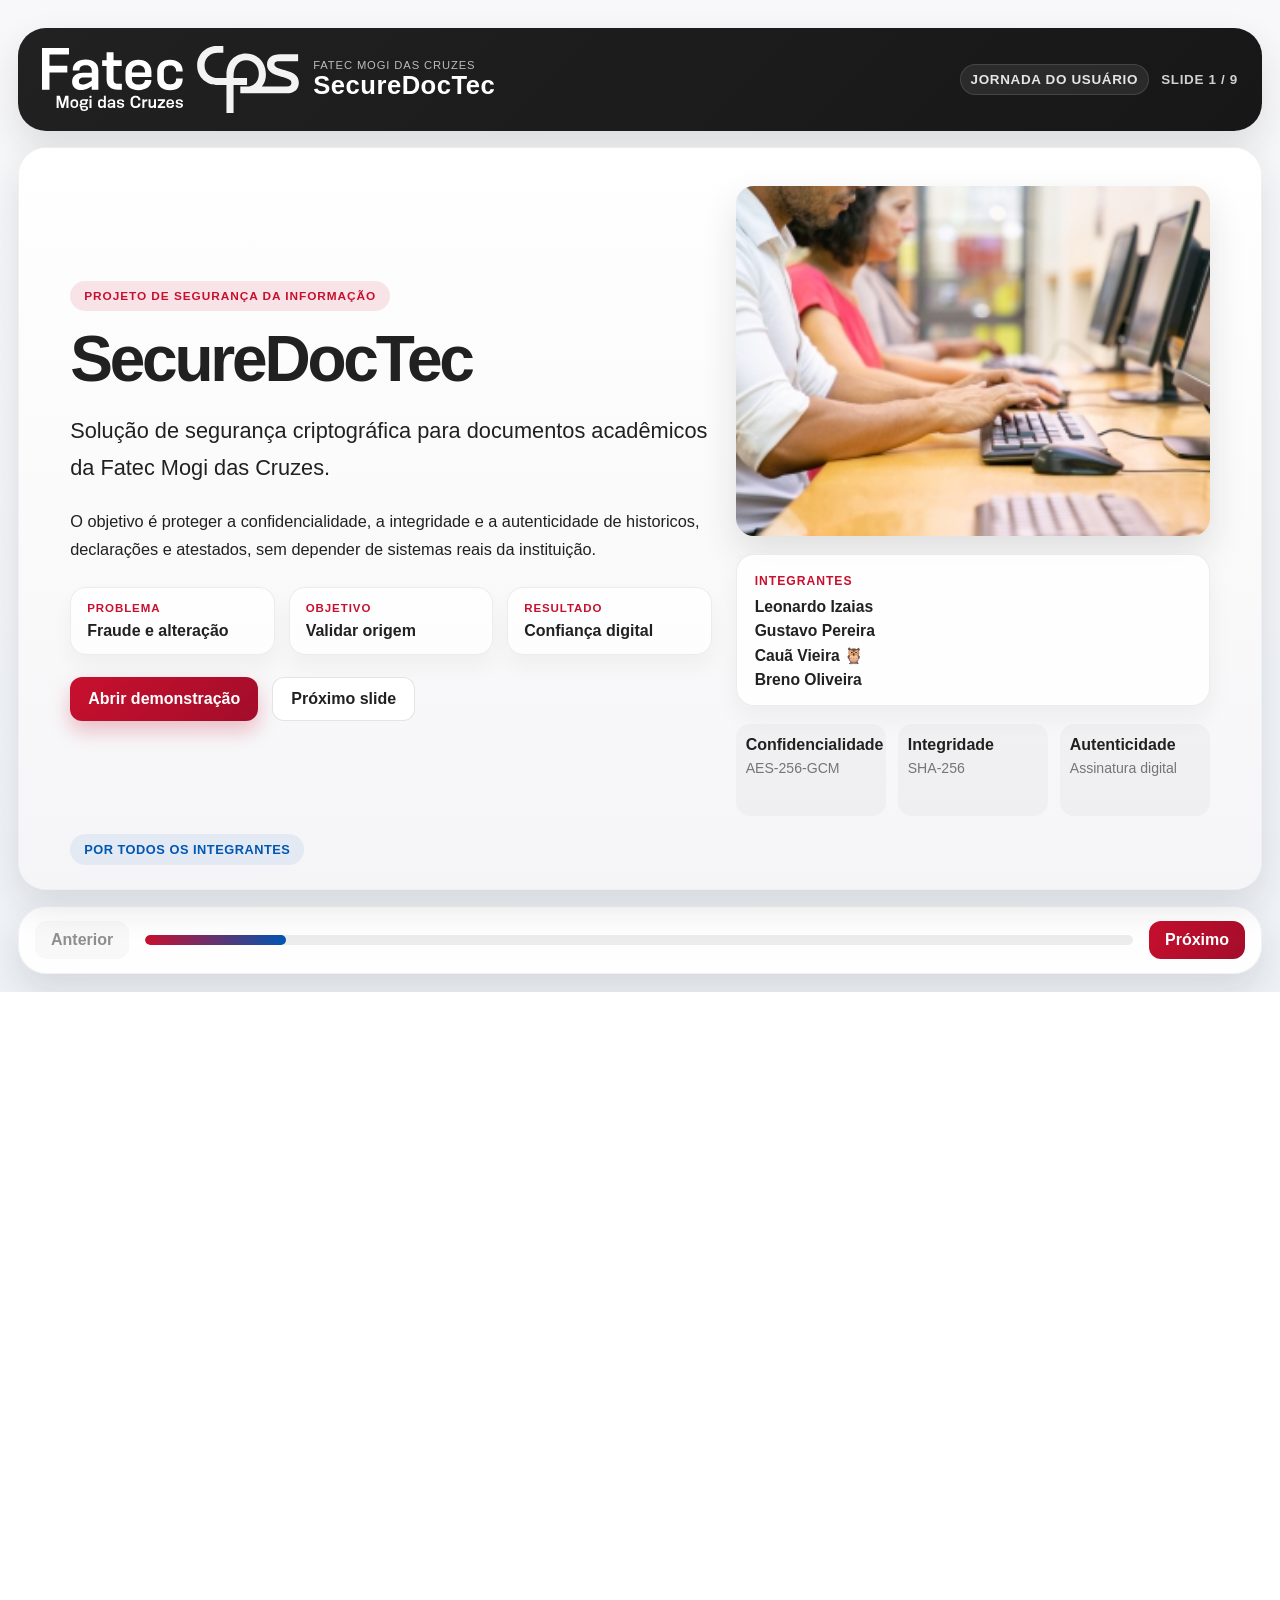
<file: index.html>
<!DOCTYPE html>
<html lang="pt-BR">
  <head>
    <meta charset="UTF-8" />
    <meta http-equiv="refresh" content="0; url=securedoctec/slides/index.html" />
    <meta name="viewport" content="width=device-width, initial-scale=1.0" />
    <title>SecureDocTec</title>
  </head>
  <body>
    <p>
      Redirecionando para o
      <a href="securedoctec/slides/index.html">SecureDocTec</a>...
    </p>
  </body>
</html>
</file>
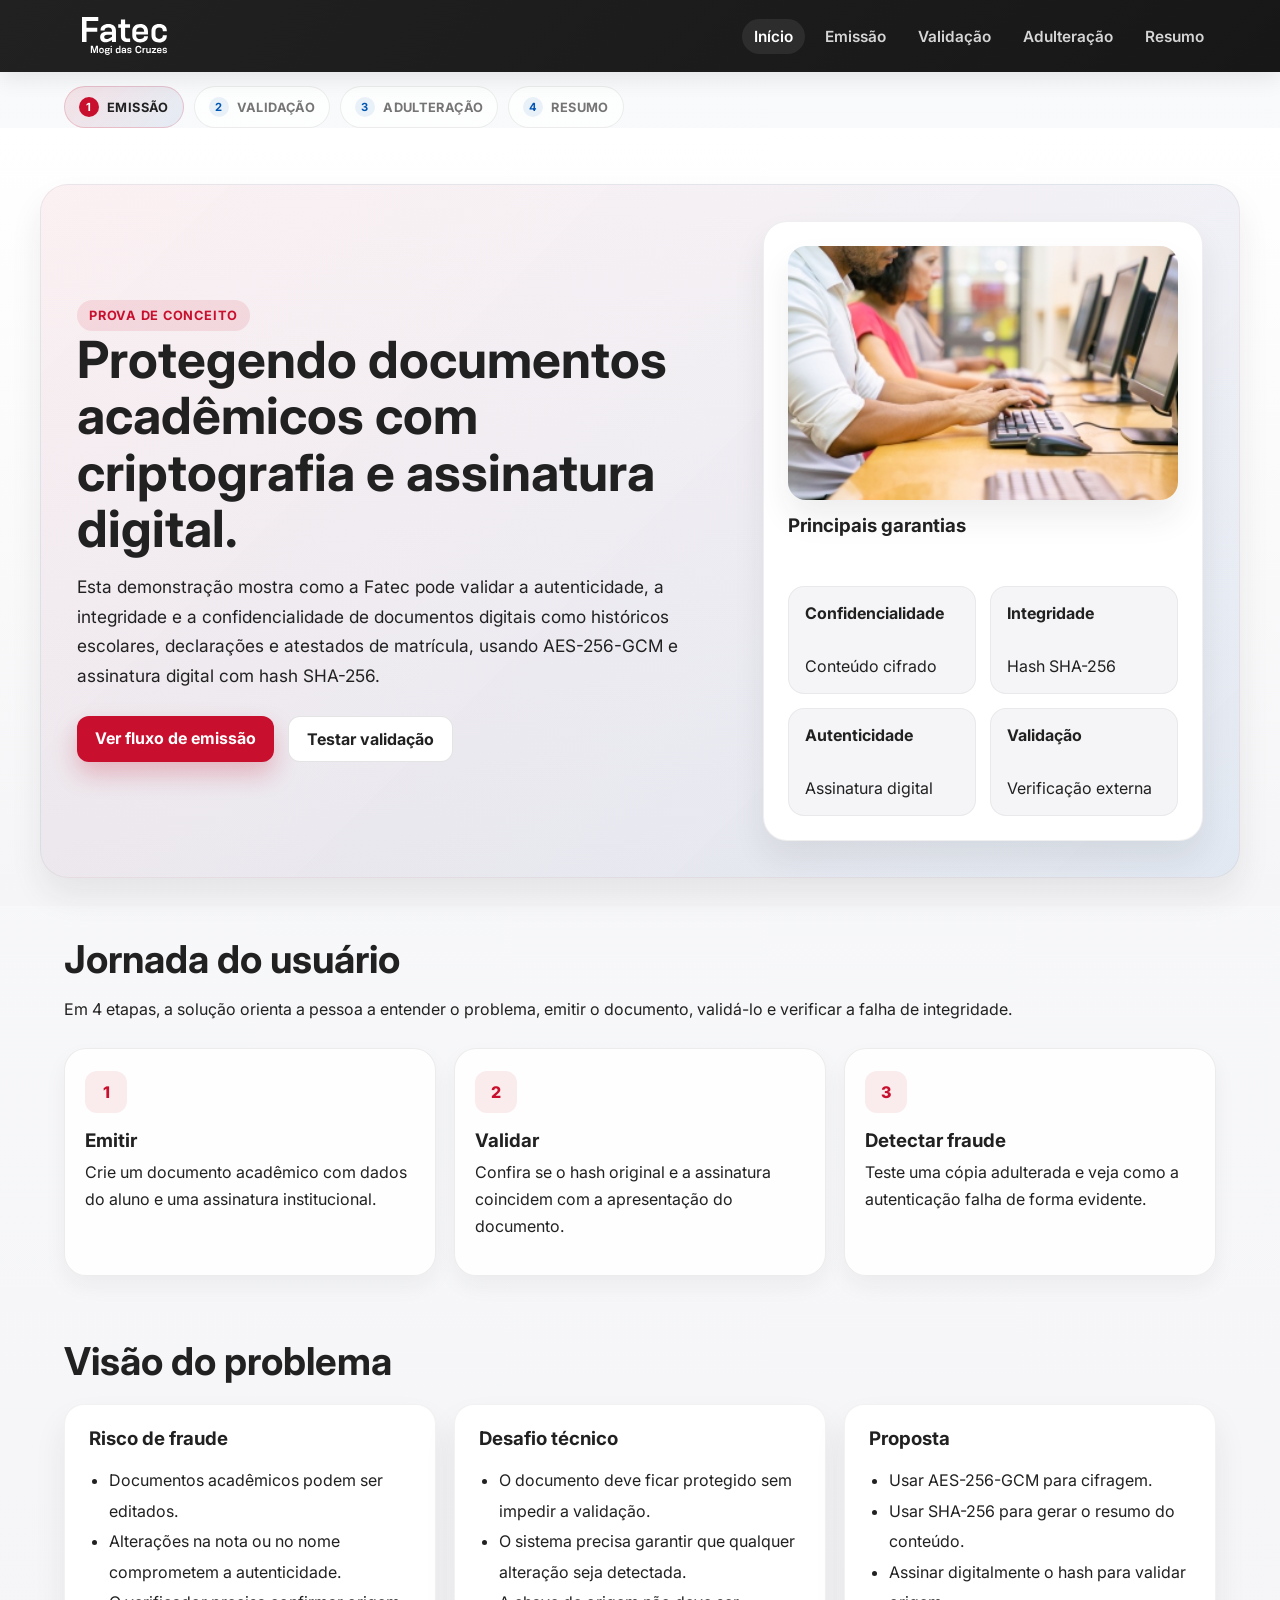
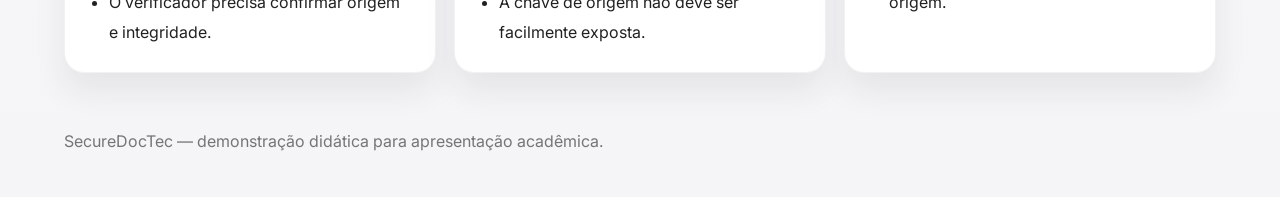
<file: securedoctec/proto/index.html>
<!DOCTYPE html>
<html lang="pt-BR">
  <head>
    <meta charset="UTF-8" />
    <meta name="viewport" content="width=device-width, initial-scale=1.0" />
    <title>SecureDocTec | Demonstração</title>
    <link rel="preconnect" href="https://fonts.googleapis.com" />
    <link rel="preconnect" href="https://fonts.gstatic.com" crossorigin />
    <link href="https://fonts.googleapis.com/css2?family=Inter:wght@400;500;600;700;800&family=JetBrains+Mono:wght@400;500;700&display=swap" rel="stylesheet" />
    <link rel="stylesheet" href="styles.css" />
    <script defer src="app.js"></script>
  </head>
  <body>
    <header class="topbar">
      <div class="container">
        <div class="brand">
          <div class="brand-mark">
            <img src="assets/logo_fatec_branco.svg" alt="Logo da FATEC" />
          </div>
        </div>
        <nav class="nav" aria-label="Navegação principal">
          <a class="active" href="index.html">Início</a>
          <a href="emissao.html">Emissão</a>
          <a href="validacao.html">Validação</a>
          <a href="adulteracao.html">Adulteração</a>
          <a href="resumo.html">Resumo</a>
        </nav>
      </div>
    </header>

    <div class="container">
      <div class="journey-strip" aria-label="Jornada do usuário">
        <span class="journey-step current" data-number="1">Emissão</span>
        <span class="journey-step" data-number="2">Validação</span>
        <span class="journey-step" data-number="3">Adulteração</span>
        <span class="journey-step" data-number="4">Resumo</span>
      </div>
    </div>

    <main>
      <section class="hero">
        <div class="container hero-card">
          <div class="hero-grid">
            <div>
              <span class="kicker">Prova de conceito</span>
              <h1>Protegendo documentos acadêmicos com criptografia e assinatura digital.</h1>
              <p class="lead">
                Esta demonstração mostra como a Fatec pode validar a autenticidade, a integridade e a confidencialidade de documentos digitais como históricos escolares, declarações e atestados de matrícula, usando AES-256-GCM e assinatura digital com hash SHA-256.
              </p>
              <div class="hero-actions">
                <a class="button button-primary" href="emissao.html">Ver fluxo de emissão</a>
                <a class="button button-secondary" href="validacao.html">Testar validação</a>
              </div>
            </div>
            <aside class="badge-panel hero-visual">
              <img src="assets/aluns_with_computer.jpg" alt="Alunos com computadores na FATEC" />
              <h3>Principais garantias</h3>
              <div class="badge-grid">
                <div class="badge">
                  <strong>Confidencialidade</strong>
                  Conteúdo cifrado
                </div>
                <div class="badge">
                  <strong>Integridade</strong>
                  Hash SHA-256
                </div>
                <div class="badge">
                  <strong>Autenticidade</strong>
                  Assinatura digital
                </div>
                <div class="badge">
                  <strong>Validação</strong>
                  Verificação externa
                </div>
              </div>
            </aside>
          </div>
        </div>
      </section>

      <section class="section">
        <div class="container">
          <div class="section-header">
            <h2>Jornada do usuário</h2>
            <p>Em 4 etapas, a solução orienta a pessoa a entender o problema, emitir o documento, validá-lo e verificar a falha de integridade.</p>
          </div>
          <div class="story-grid">
            <article class="story-card">
              <span class="step-number">1</span>
              <h3>Emitir</h3>
              <p>Crie um documento acadêmico com dados do aluno e uma assinatura institucional.</p>
            </article>
            <article class="story-card">
              <span class="step-number">2</span>
              <h3>Validar</h3>
              <p>Confira se o hash original e a assinatura coincidem com a apresentação do documento.</p>
            </article>
            <article class="story-card">
              <span class="step-number">3</span>
              <h3>Detectar fraude</h3>
              <p>Teste uma cópia adulterada e veja como a autenticação falha de forma evidente.</p>
            </article>
          </div>
        </div>
      </section>

      <section class="section">
        <div class="container">
          <div class="section-header">
            <h2>Visão do problema</h2>
          </div>
          <div class="card-grid">
            <article class="card">
              <h3>Risco de fraude</h3>
              <ul>
                <li>Documentos acadêmicos podem ser editados.</li>
                <li>Alterações na nota ou no nome comprometem a autenticidade.</li>
                <li>O verificador precisa confirmar origem e integridade.</li>
              </ul>
            </article>
            <article class="card">
              <h3>Desafio técnico</h3>
              <ul>
                <li>O documento deve ficar protegido sem impedir a validação.</li>
                <li>O sistema precisa garantir que qualquer alteração seja detectada.</li>
                <li>A chave de origem não deve ser facilmente exposta.</li>
              </ul>
            </article>
            <article class="card">
              <h3>Proposta</h3>
              <ul>
                <li>Usar AES-256-GCM para cifragem.</li>
                <li>Usar SHA-256 para gerar o resumo do conteúdo.</li>
                <li>Assinar digitalmente o hash para validar origem.</li>
              </ul>
            </article>
          </div>
        </div>
      </section>
    </main>

    <footer class="footer">
      <div class="container">
        SecureDocTec — demonstração didática para apresentação acadêmica.
      </div>
    </footer>
  </body>
</html>
</file>
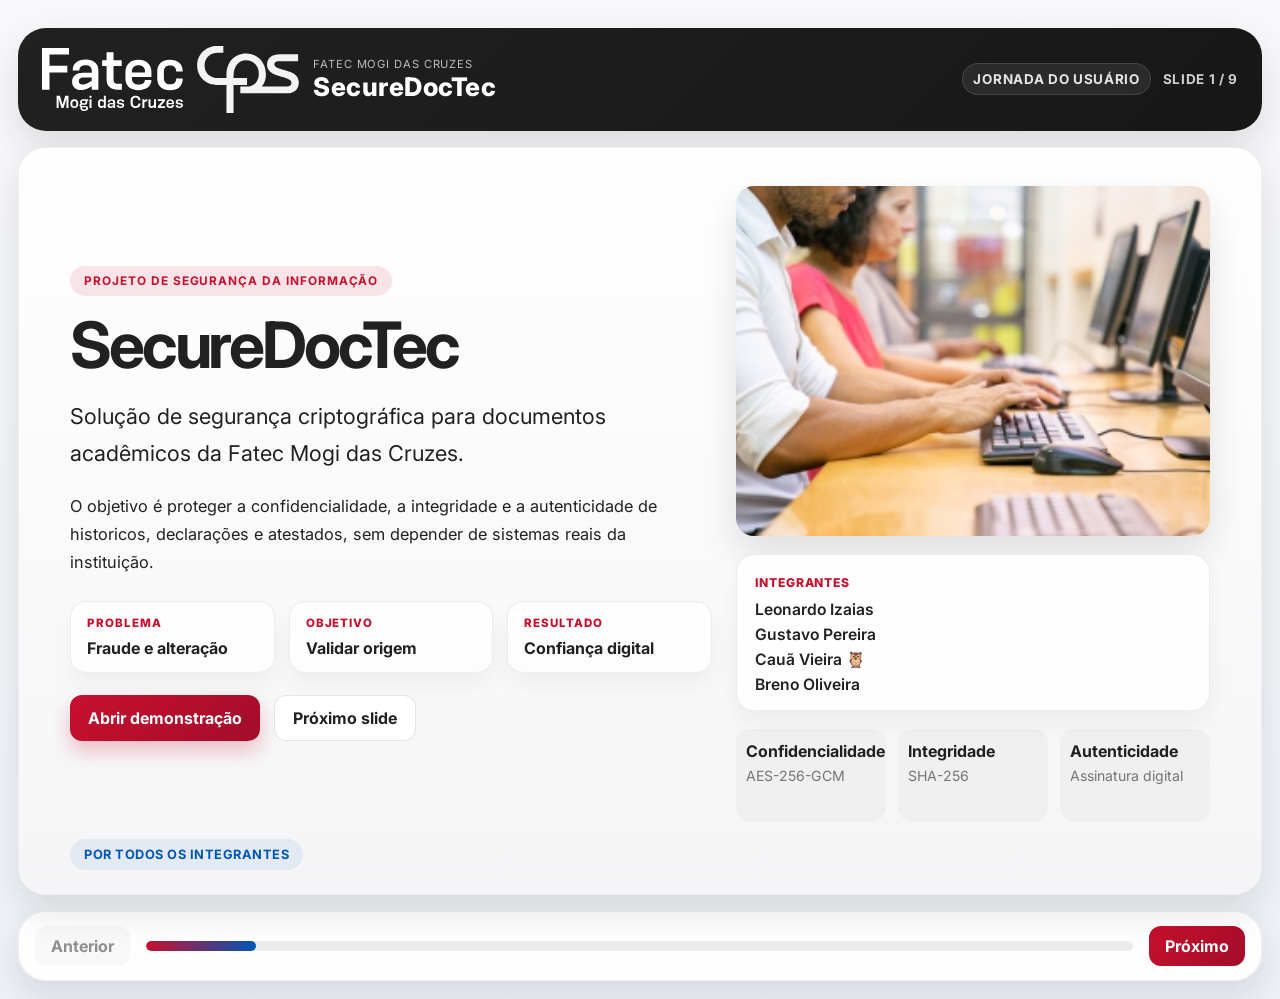
<file: securedoctec/slides/index.html>
<!DOCTYPE html>
<html lang="pt-BR">
  <head>
    <meta charset="UTF-8" />
    <meta name="viewport" content="width=device-width, initial-scale=1.0" />
    <title>SecureDocTec | Apresentação</title>
    <meta
      name="description"
      content="SecureDocTec — apresentação sobre criptografia para documentos acadêmicos da Fatec Mogi das Cruzes."
    />
    <link rel="preconnect" href="https://fonts.googleapis.com" />
    <link rel="preconnect" href="https://fonts.gstatic.com" crossorigin />
    <link
      href="https://fonts.googleapis.com/css2?family=Inter:wght@400;500;600;700;800&family=JetBrains+Mono:wght@400;500;700&display=swap"
      rel="stylesheet"
    />
    <link rel="stylesheet" href="styles.css" />
    <script defer src="app.js"></script>
  </head>
  <body>
    <div class="deck-shell">
      <header class="deck-header">
        <div class="brand-block">
          <img src="../proto/assets/logo_fatec_branco.svg" alt="Logo da FATEC" class="brand-logo" />
          <img src="../proto/assets/cps_logo_branco.svg" alt="Logo do Centro Paula Souza" class="brand-logo secondary-brand" />
          <div>
            <div class="eyebrow">FATEC Mogi das Cruzes</div>
            <div class="brand-name">SecureDocTec</div>
          </div>
        </div>
        <div class="deck-status">
          <span class="deck-pill">Jornada do usuário</span>
          <span id="slide-indicator">Slide 1 / 9</span>
        </div>
      </header>

      <main class="deck" aria-live="polite">
        <section class="slide active slide--hero">
          <div class="slide-content hero-grid">
            <div>
              <span class="kicker">Projeto de segurança da informação</span>
              <h1>SecureDocTec</h1>
              <p class="lead">
                Solução de segurança criptográfica para documentos acadêmicos da Fatec Mogi das Cruzes.
              </p>
              <p>
                O objetivo é proteger a confidencialidade, a integridade e a autenticidade de historicos,
                declarações e atestados, sem depender de sistemas reais da instituição.
              </p>
              <div class="story-highlights">
                <div>
                  <span>Problema</span>
                  <strong>Fraude e alteração</strong>
                </div>
                <div>
                  <span>Objetivo</span>
                  <strong>Validar origem</strong>
                </div>
                <div>
                  <span>Resultado</span>
                  <strong>Confiança digital</strong>
                </div>
              </div>
              <div class="cta-row">
                <a class="button button-primary" href="../proto/index.html" target="_blank" rel="noreferrer">Abrir demonstração</a>
                <button class="button button-secondary" type="button" data-next-slide>Próximo slide</button>
              </div>
            </div>
            <div class="hero-visual">
              <img src="../proto/assets/aluns_with_computer.jpg" alt="Alunos usando computador na Fatec" />
              <div class="member-box">
                <span class="member-box__label">Integrantes</span>
                <div class="member-box__list">
                  <span>Leonardo Izaias</span>
                  <span>Gustavo Pereira</span>
                  <span>Cauã Vieira 🦉</span>
                  <span>Breno Oliveira</span>
                </div>
              </div>
              <div class="mini-metrics">
                <div>
                  <strong>Confidencialidade</strong>
                  <span>AES-256-GCM</span>
                </div>
                <div>
                  <strong>Integridade</strong>
                  <span>SHA-256</span>
                </div>
                <div>
                  <strong>Autenticidade</strong>
                  <span>Assinatura digital</span>
                </div>
              </div>
            </div>
          </div>
          <div class="responsible-tag">Por todos os integrantes</div>
        </section>

        <section class="slide">
          <div class="slide-content">
            <span class="kicker">Contexto</span>
            <h2>O problema é validar a origem sem expor o conteúdo</h2>
            <div class="two-col">              <div class="card panel">
                <h3>O que acontece hoje</h3>
                <ul>
                  <li>Documentos acadêmicos circulam em PDF, cópias e compartilhamentos digitais.</li>
                  <li>Uma alteração simples pode alterar notas, matrículas ou datas.</li>
                  <li>O verificador precisa confirmar se o documento foi emitido pela instituição.</li>
                </ul>
              </div>
              <div class="card panel accent-panel">
                <h3>O que a proposta resolve</h3>
                <ul>
                  <li>Criptografa o documento para preservar confidencialidade.</li>
                  <li>Calcula hash para detectar qualquer adulteração.</li>
                  <li>Aplica assinatura digital para comprovar autenticidade de origem.</li>
                </ul>
              </div>
            </div>
          </div>
          <div class="responsible-tag">Por Leonardo Izaias</div>
        </section>

        <section class="slide">
          <div class="slide-content">
            <span class="kicker">Requisitos</span>
            <h2>Três propriedades centrais da solução</h2>
            <div class="metrics-grid">
              <article class="metric-card">
                <div class="icon">01</div>
                <h3>Confidencialidade</h3>
                <p>Somente pessoas autorizadas devem ter acesso ao conteúdo sensível do documento acadêmico.</p>
              </article>
              <article class="metric-card">
                <div class="icon">02</div>
                <h3>Integridade</h3>
                <p>Qualquer alteração em bits do arquivo deve resultar em falha de verificação.</p>
              </article>
              <article class="metric-card">
                <div class="icon">03</div>
                <h3>Autenticidade</h3>
                <p>O receptor precisa ter certeza de que a instituição realmente emitiu o documento.</p>
              </article>
            </div>
          </div>
          <div class="responsible-tag">Por Leonardo Izaias</div>
        </section>

        <section class="slide">
          <div class="slide-content">
            <span class="kicker">Fundamentos</span>
            <h2>Criptografia e gestão de chaves</h2>
            <div class="stacked-panels">
              <div class="panel card">
                <h3>AES-256-GCM</h3>
                <p>Protege o conteúdo com cifragem simétrica, além de autenticar o pacote. Qualquer mudança no texto cifrado é detectada.</p>
              </div>
              <div class="panel card">
                <h3>SHA-256</h3>
                <p>Gera um resumo criptográfico do documento. Esse hash é usado para detectar alterações e validar o arquivo apresentado.</p>
              </div>
              <div class="panel card">
                <h3>Assinatura digital</h3>
                <p>Com a chave privada institucional, a escola assina o hash do conteúdo. Com a chave pública, qualquer verificador confirma a origem.</p>
              </div>
            </div>
          </div>
          <div class="responsible-tag">Por Gustavo Pereira</div>
        </section>

        <section class="slide">
          <div class="slide-content">
            <span class="kicker">Arquitetura</span>
            <h2>Fluxo operacional do SecureDocTec</h2>
            <div class="flow-diagram">
              <div class="flow-node">Titular</div>
              <div class="flow-arrow">→</div>
              <div class="flow-node">Secretaria</div>
              <div class="flow-arrow">→</div>
              <div class="flow-node">KMS</div>
              <div class="flow-arrow">→</div>
              <div class="flow-node">Repositório</div>
              <div class="flow-arrow">→</div>
              <div class="flow-node">Verificador</div>
            </div>
            <div class="three-col">
              <div class="card">
                <h3>1. Emissão</h3>
                <p>Gerar hash, assinar o conteúdo e cifrar o documento com AES-GCM.</p>
              </div>
              <div class="card">
                <h3>2. Armazenamento</h3>
                <p>Guardar somente envelopes cifrados e metadados públicos, com chaves separadas em ambiente protegido.</p>
              </div>
              <div class="card">
                <h3>3. Validação</h3>
                <p>Recalcular o hash e verificar a assinatura com a chave pública institucional.</p>
              </div>
            </div>
          </div>
          <div class="responsible-tag">Por Cauã Vieira 🦉</div>
        </section>

        <section class="slide">
          <div class="slide-content">
            <span class="kicker">Segregação de funções</span>
            <h2>Perfis e permissões</h2>
            <div class="table-wrap">
              <table>
                <thead>
                  <tr>
                    <th>Perfil</th>
                    <th>Atua</th>
                    <th>Limite</th>
                  </tr>
                </thead>
                <tbody>
                  <tr>
                    <td>Titular</td>
                    <td>Solicita e acessa seus próprios documentos</td>
                    <td>Não vê documentos de terceiros</td>
                  </tr>
                  <tr>
                    <td>Secretaria</td>
                    <td>Emite e assina documentos</td>
                    <td>Não gerencia chaves privadas</td>
                  </tr>
                  <tr>
                    <td>Verificador</td>
                    <td>Valida documento apresentado</td>
                    <td>Não acessa o repositório completo</td>
                  </tr>
                  <tr>
                    <td>Custodiante de chaves</td>
                    <td>Gerencia rotação e recuperação</td>
                    <td>Não lê documentos</td>
                  </tr>
                </tbody>
              </table>
            </div>
          </div>
          <div class="responsible-tag">Por Cauã Vieira 🦉</div>
        </section>

        <section class="slide">
          <div class="slide-content">
            <span class="kicker">Demonstração</span>
            <h2>Fluxo de emissão, validação e adulteração</h2>
            <div class="demo-grid">
              <div class="demo-card valid">
                <h3>Documento válido</h3>
                <p>Hash e assinatura conferem.</p>
                <span>STATUS: VÁLIDO</span>
              </div>
              <div class="demo-card invalid">
                <h3>Documento adulterado</h3>
                <p>Qualquer alteração muda o hash.</p>
                <span>STATUS: REJEITADO</span>
              </div>
            </div>
            <div class="cta-row center">
              <a class="button button-primary" href="../proto/index.html" target="_blank" rel="noreferrer">Executar POC completa</a>
            </div>
          </div>
          <div class="responsible-tag">Por Breno Oliveira</div>
        </section>

        <section class="slide">
          <div class="slide-content">
            <span class="kicker">Riscos</span>
            <h2>Limitações e riscos residuais</h2>
            <div class="three-col">
              <div class="card">
                <h3>Vazamento de chaves</h3>
                <p>Se uma chave privada for comprometida, a autenticidade da instituição fica prejudicada.</p>
              </div>
              <div class="card">
                <h3>Reuso de nonce</h3>
                <p>Em AES-GCM, o nonce deve ser único por chave para manter a segurança do modo AEAD.</p>
              </div>
              <div class="card">
                <h3>Governança</h3>
                <p>Um sistema real exige políticas de acesso, auditoria, rotação e recuperação do KMS.</p>
              </div>
            </div>
          </div>
          <div class="responsible-tag">Por Breno Oliveira</div>
        </section>

        <section class="slide">
          <div class="slide-content center-text">
            <span class="kicker">Conclusão</span>
            <h2>Uma solução segura exige camadas: criptografia, assinatura, controle de acesso e auditoria.</h2>
            <p class="lead">
              O SecureDocTec combina mecanismos criptográficos sólidos com uma arquitetura prudente. Isso torna a proposta convincente como estudo acadêmico e base para uma implementação real em ambiente institucional.
            </p>
            <div class="cta-row center">
              <button class="button button-secondary" type="button" data-first-slide>Revisar introdução</button>
              <a class="button button-primary" href="../proto/index.html" target="_blank" rel="noreferrer">Abrir o protótipo</a>
            </div>
          </div>
          <div class="responsible-tag">Por todos os integrantes</div>
        </section>
      </main>

      <footer class="deck-footer">
        <button class="nav-button" id="prev-btn" type="button" aria-label="Slide anterior">Anterior</button>
        <div class="progress-bar" aria-hidden="true">
          <span id="progress-fill"></span>
        </div>
        <button class="nav-button primary" id="next-btn" type="button" aria-label="Próximo slide">Próximo</button>
      </footer>
    </div>
  </body>
</html>
</file>
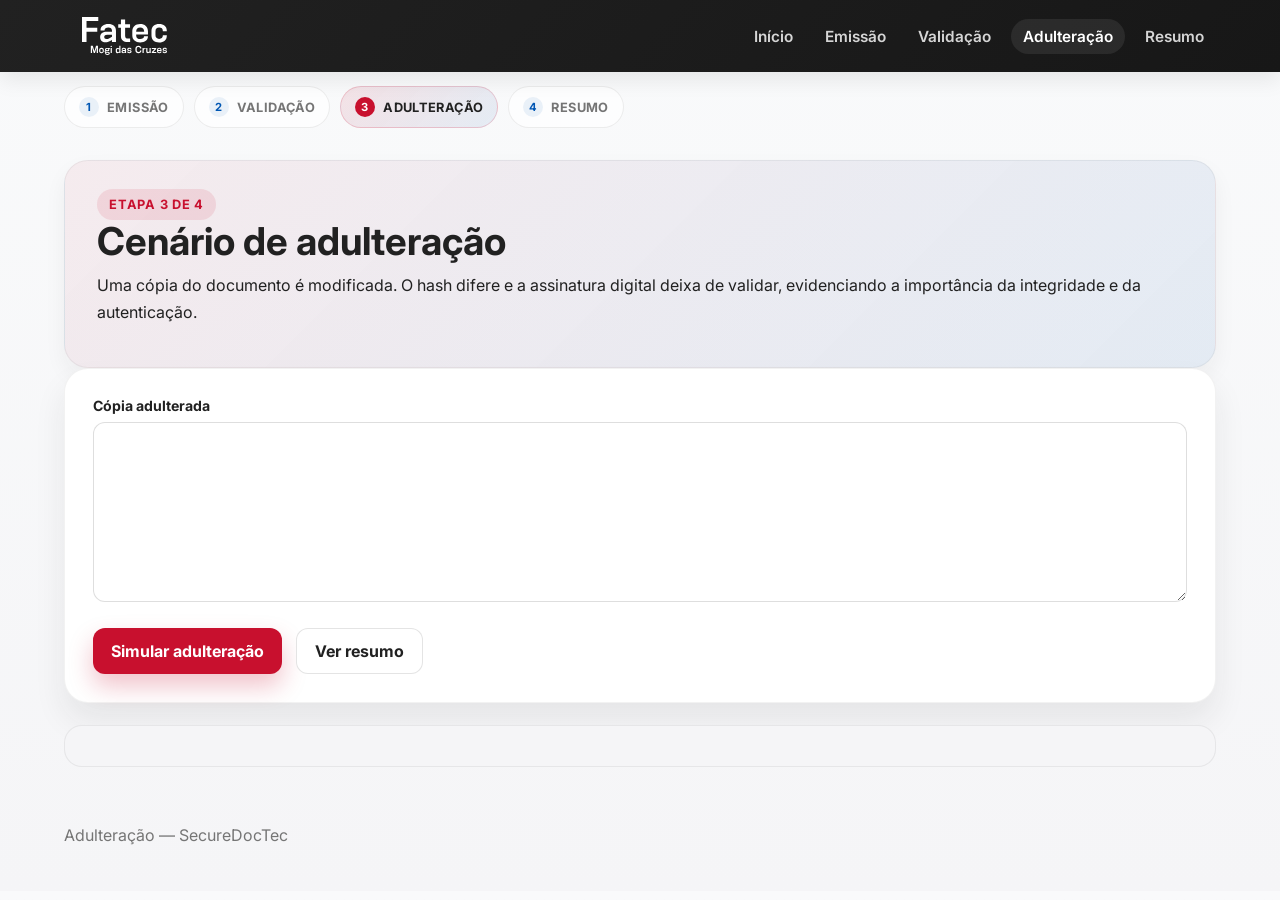
<file: securedoctec/proto/adulteracao.html>
<!DOCTYPE html>
<html lang="pt-BR">
  <head>
    <meta charset="UTF-8" />
    <meta name="viewport" content="width=device-width, initial-scale=1.0" />
    <title>SecureDocTec | Adulteração</title>
    <link rel="preconnect" href="https://fonts.googleapis.com" />
    <link rel="preconnect" href="https://fonts.gstatic.com" crossorigin />
    <link href="https://fonts.googleapis.com/css2?family=Inter:wght@400;500;600;700;800&family=JetBrains+Mono:wght@400;500;700&display=swap" rel="stylesheet" />
    <link rel="stylesheet" href="styles.css" />
    <script defer src="app.js"></script>
  </head>
  <body>
    <header class="topbar">
      <div class="container">
        <div class="brand">
          <div class="brand-mark">
            <img src="assets/logo_fatec_branco.svg" alt="Logo da FATEC" />
          </div>
        </div>
        <nav class="nav" aria-label="Navegação principal">
          <a href="index.html">Início</a>
          <a href="emissao.html">Emissão</a>
          <a href="validacao.html">Validação</a>
          <a class="active" href="adulteracao.html">Adulteração</a>
          <a href="resumo.html">Resumo</a>
        </nav>
      </div>
    </header>

    <div class="container">
      <div class="journey-strip" aria-label="Jornada do usuário">
        <span class="journey-step" data-number="1">Emissão</span>
        <span class="journey-step" data-number="2">Validação</span>
        <span class="journey-step current" data-number="3">Adulteração</span>
        <span class="journey-step" data-number="4">Resumo</span>
      </div>
    </div>

    <main class="section">
      <div class="container">
        <div class="page-intro-header">
          <span class="eyebrow">Etapa 3 de 4</span>
          <h2>Cenário de adulteração</h2>
          <p>Uma cópia do documento é modificada. O hash difere e a assinatura digital deixa de validar, evidenciando a importância da integridade e da autenticação.</p>
        </div>

        <div class="form-card">
          <form id="adulteration-form">
            <div class="field full">
              <label for="modifiedText">Cópia adulterada</label>
              <textarea id="modifiedText" name="modifiedText"></textarea>
            </div>
            <div class="hero-actions">
              <button class="button button-primary" type="submit">Simular adulteração</button>
              <a class="button button-secondary" href="resumo.html">Ver resumo</a>
            </div>
          </form>
        </div>

        <div id="adulteration-output" class="output-panel"></div>
      </div>
    </main>

    <div id="toast" class="status-box" style="position: fixed; right: 20px; bottom: 20px; opacity: 0; transition: opacity 0.2s ease; z-index: 500; min-width: 260px; background: #fff; color: var(--fatec-gray); box-shadow: var(--shadow);"></div>

    <footer class="footer">
      <div class="container">Adulteração — SecureDocTec</div>
    </footer>
  </body>
</html>
</file>
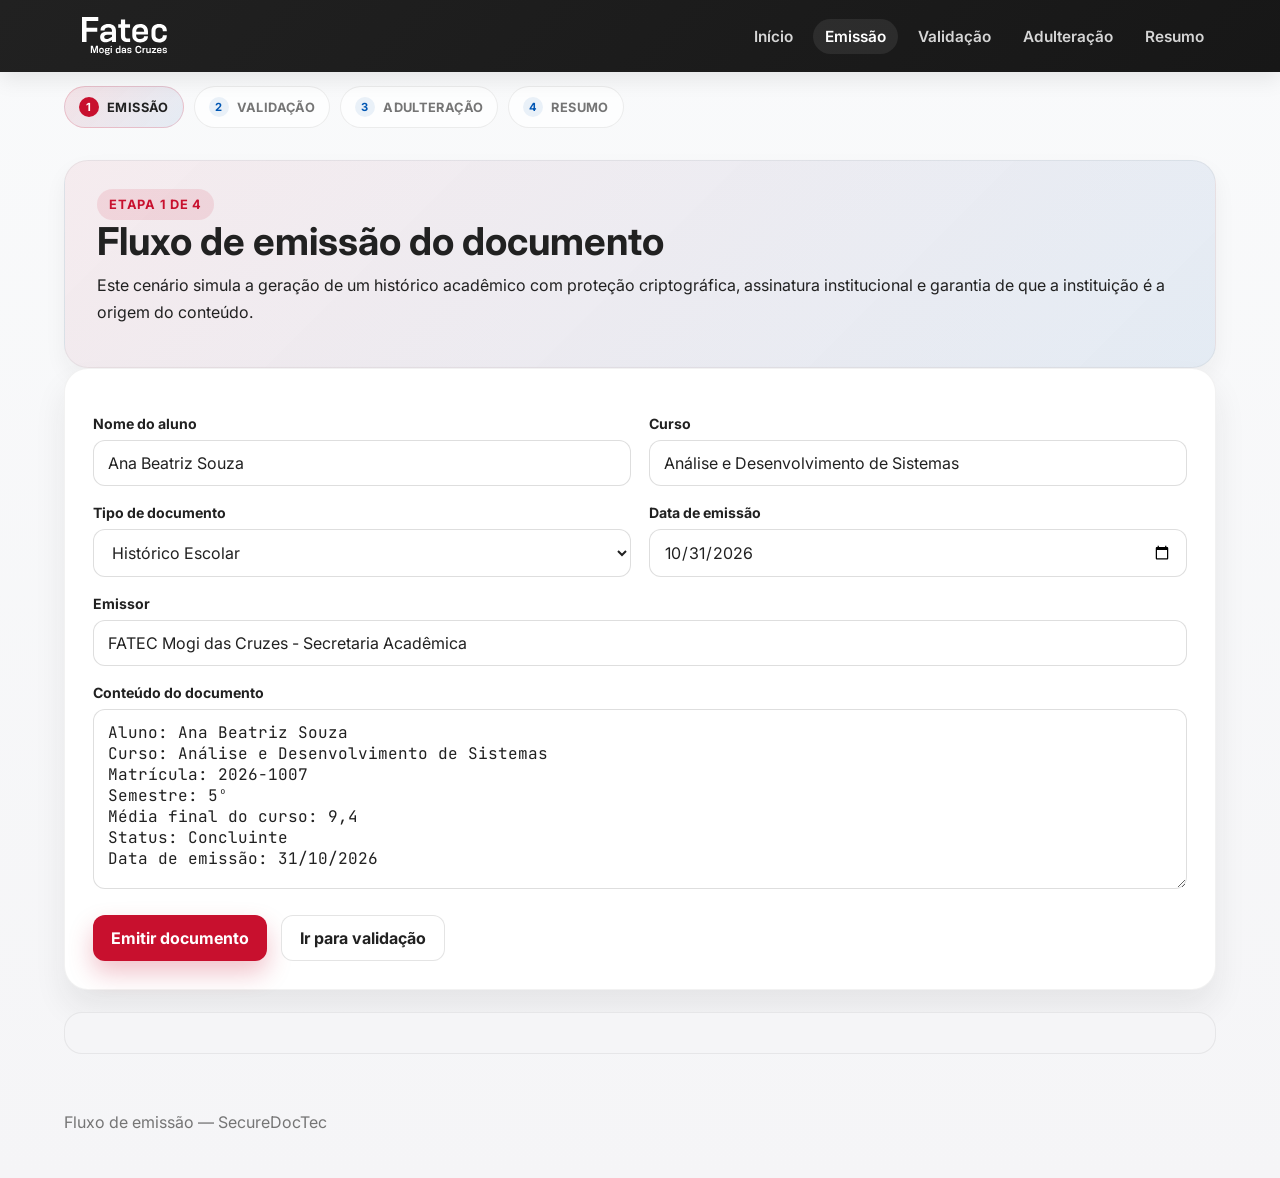
<file: securedoctec/proto/emissao.html>
<!DOCTYPE html>
<html lang="pt-BR">
  <head>
    <meta charset="UTF-8" />
    <meta name="viewport" content="width=device-width, initial-scale=1.0" />
    <title>SecureDocTec | Emissão</title>
    <link rel="preconnect" href="https://fonts.googleapis.com" />
    <link rel="preconnect" href="https://fonts.gstatic.com" crossorigin />
    <link href="https://fonts.googleapis.com/css2?family=Inter:wght@400;500;600;700;800&family=JetBrains+Mono:wght@400;500;700&display=swap" rel="stylesheet" />
    <link rel="stylesheet" href="styles.css" />
    <script defer src="app.js"></script>
  </head>
  <body>
    <header class="topbar">
      <div class="container">
        <div class="brand">
          <div class="brand-mark">
            <img src="assets/logo_fatec_branco.svg" alt="Logo da FATEC" />
          </div>
        </div>
        <nav class="nav" aria-label="Navegação principal">
          <a href="index.html">Início</a>
          <a class="active" href="emissao.html">Emissão</a>
          <a href="validacao.html">Validação</a>
          <a href="adulteracao.html">Adulteração</a>
          <a href="resumo.html">Resumo</a>
        </nav>
      </div>
    </header>

    <div class="container">
      <div class="journey-strip" aria-label="Jornada do usuário">
        <span class="journey-step current" data-number="1">Emissão</span>
        <span class="journey-step" data-number="2">Validação</span>
        <span class="journey-step" data-number="3">Adulteração</span>
        <span class="journey-step" data-number="4">Resumo</span>
      </div>
    </div>

    <main class="section">
      <div class="container">
        <div class="page-intro-header">
          <span class="eyebrow">Etapa 1 de 4</span>
          <h2>Fluxo de emissão do documento</h2>
          <p>Este cenário simula a geração de um histórico acadêmico com proteção criptográfica, assinatura institucional e garantia de que a instituição é a origem do conteúdo.</p>
        </div>

        <div class="form-card">
          <form id="document-form">
            <div class="form-grid">
              <div class="field">
                <label for="studentName">Nome do aluno</label>
                <input id="studentName" name="studentName" type="text" value="Ana Beatriz Souza" />
              </div>
              <div class="field">
                <label for="course">Curso</label>
                <input id="course" name="course" type="text" value="Análise e Desenvolvimento de Sistemas" />
              </div>
              <div class="field">
                <label for="documentType">Tipo de documento</label>
                <select id="documentType" name="documentType">
                  <option value="Histórico Escolar">Histórico Escolar</option>
                  <option value="Declaração de Matrícula">Declaração de Matrícula</option>
                  <option value="Atestado de Conclusão">Atestado de Conclusão</option>
                </select>
              </div>
              <div class="field">
                <label for="issueDate">Data de emissão</label>
                <input id="issueDate" name="issueDate" type="date" value="2026-10-31" />
              </div>
              <div class="field full">
                <label for="issuer">Emissor</label>
                <input id="issuer" name="issuer" type="text" value="FATEC Mogi das Cruzes - Secretaria Acadêmica" />
              </div>
              <div class="field full">
                <label for="content">Conteúdo do documento</label>
                <textarea id="content" name="content">Aluno: Ana Beatriz Souza
Curso: Análise e Desenvolvimento de Sistemas
Matrícula: 2026-1007
Semestre: 5º
Média final do curso: 9,4
Status: Concluinte
Data de emissão: 31/10/2026</textarea>
              </div>
            </div>
            <div class="hero-actions">
              <button class="button button-primary" type="submit">Emitir documento</button>
              <a class="button button-secondary" href="validacao.html">Ir para validação</a>
            </div>
          </form>
        </div>

        <div id="emission-output" class="output-panel"></div>
      </div>
    </main>

    <div id="toast" class="status-box" style="position: fixed; right: 20px; bottom: 20px; opacity: 0; transition: opacity 0.2s ease; z-index: 500; min-width: 260px; background: #fff; color: var(--fatec-gray); box-shadow: var(--shadow);"></div>

    <footer class="footer">
      <div class="container">Fluxo de emissão — SecureDocTec</div>
    </footer>
  </body>
</html>
</file>
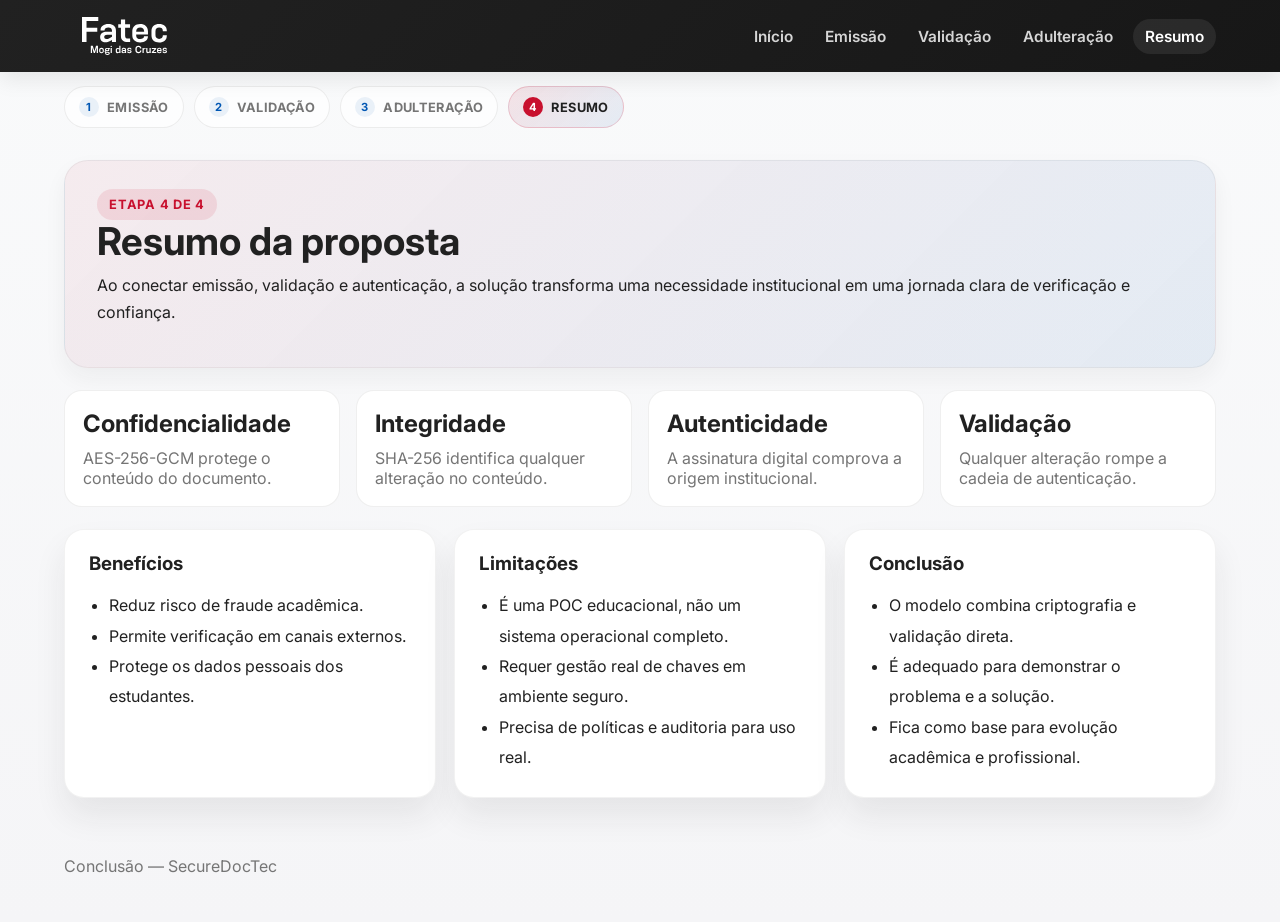
<file: securedoctec/proto/resumo.html>
<!DOCTYPE html>
<html lang="pt-BR">
  <head>
    <meta charset="UTF-8" />
    <meta name="viewport" content="width=device-width, initial-scale=1.0" />
    <title>SecureDocTec | Resumo</title>
    <link rel="preconnect" href="https://fonts.googleapis.com" />
    <link rel="preconnect" href="https://fonts.gstatic.com" crossorigin />
    <link href="https://fonts.googleapis.com/css2?family=Inter:wght@400;500;600;700;800&family=JetBrains+Mono:wght@400;500;700&display=swap" rel="stylesheet" />
    <link rel="stylesheet" href="styles.css" />
    <script defer src="app.js"></script>
  </head>
  <body>
    <header class="topbar">
      <div class="container">
        <div class="brand">
          <div class="brand-mark">
            <img src="assets/logo_fatec_branco.svg" alt="Logo da FATEC" />
          </div>
        </div>
        <nav class="nav" aria-label="Navegação principal">
          <a href="index.html">Início</a>
          <a href="emissao.html">Emissão</a>
          <a href="validacao.html">Validação</a>
          <a href="adulteracao.html">Adulteração</a>
          <a class="active" href="resumo.html">Resumo</a>
        </nav>
      </div>
    </header>

    <div class="container">
      <div class="journey-strip" aria-label="Jornada do usuário">
        <span class="journey-step" data-number="1">Emissão</span>
        <span class="journey-step" data-number="2">Validação</span>
        <span class="journey-step" data-number="3">Adulteração</span>
        <span class="journey-step current" data-number="4">Resumo</span>
      </div>
    </div>

    <main class="section">
      <div class="container">
        <div class="page-intro-header">
          <span class="eyebrow">Etapa 4 de 4</span>
          <h2>Resumo da proposta</h2>
          <p>Ao conectar emissão, validação e autenticação, a solução transforma uma necessidade institucional em uma jornada clara de verificação e confiança.</p>
        </div>

        <div class="metrics">
          <div class="metric">
            <strong>Confidencialidade</strong>
            <span>AES-256-GCM protege o conteúdo do documento.</span>
          </div>
          <div class="metric">
            <strong>Integridade</strong>
            <span>SHA-256 identifica qualquer alteração no conteúdo.</span>
          </div>
          <div class="metric">
            <strong>Autenticidade</strong>
            <span>A assinatura digital comprova a origem institucional.</span>
          </div>
          <div class="metric">
            <strong>Validação</strong>
            <span>Qualquer alteração rompe a cadeia de autenticação.</span>
          </div>
        </div>

        <div class="card-grid" style="margin-top: 22px;">
          <article class="card">
            <h3>Benefícios</h3>
            <ul>
              <li>Reduz risco de fraude acadêmica.</li>
              <li>Permite verificação em canais externos.</li>
              <li>Protege os dados pessoais dos estudantes.</li>
            </ul>
          </article>
          <article class="card">
            <h3>Limitações</h3>
            <ul>
              <li>É uma POC educacional, não um sistema operacional completo.</li>
              <li>Requer gestão real de chaves em ambiente seguro.</li>
              <li>Precisa de políticas e auditoria para uso real.</li>
            </ul>
          </article>
          <article class="card">
            <h3>Conclusão</h3>
            <ul>
              <li>O modelo combina criptografia e validação direta.</li>
              <li>É adequado para demonstrar o problema e a solução.</li>
              <li>Fica como base para evolução acadêmica e profissional.</li>
            </ul>
          </article>
        </div>
      </div>
    </main>

    <footer class="footer">
      <div class="container">Conclusão — SecureDocTec</div>
    </footer>
  </body>
</html>
</file>
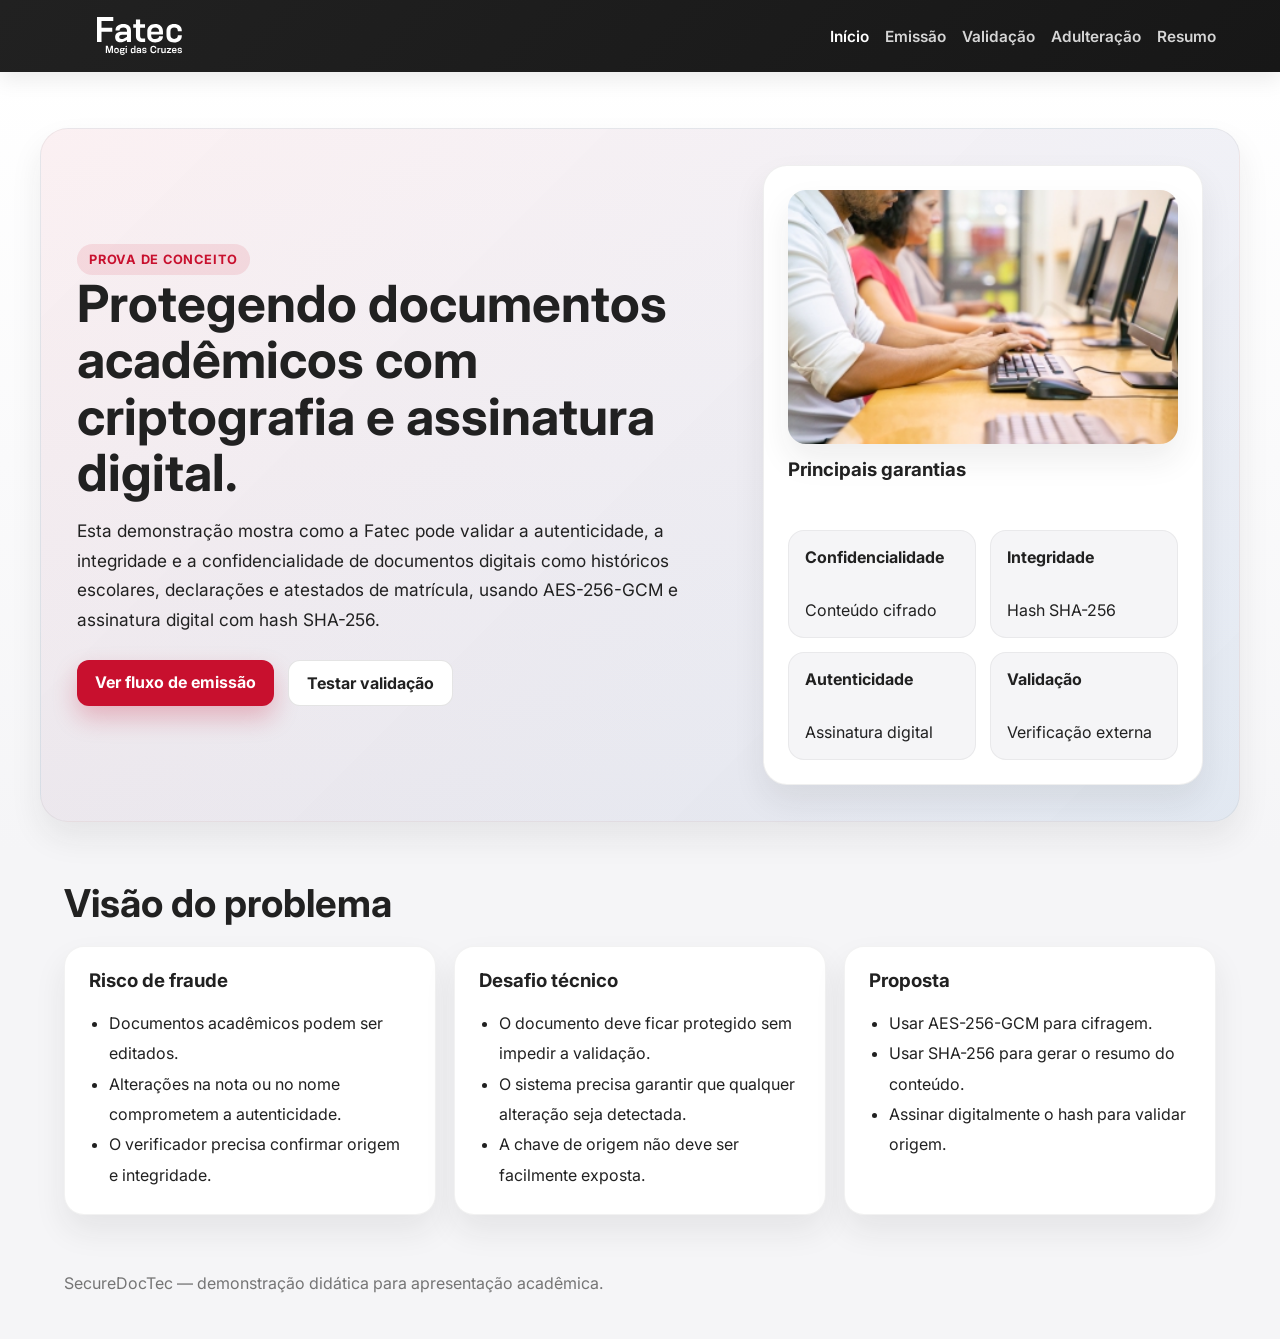
<file: securedoctec/proto/securedoctec_monolito.html>
<!DOCTYPE html>
<html lang="pt-BR">
  <head>
    <meta charset="UTF-8" />
    <meta name="viewport" content="width=device-width, initial-scale=1.0" />
    <title>SecureDocTec | Monólito</title>
    <link rel="preconnect" href="https://fonts.googleapis.com" />
    <link rel="preconnect" href="https://fonts.gstatic.com" crossorigin />
    <link href="https://fonts.googleapis.com/css2?family=Inter:wght@400;500;600;700;800&family=JetBrains+Mono:wght@400;500;700&display=swap" rel="stylesheet" />
    <style>
      :root {
        --fatec-red: #C8102E;
        --fatec-red-dark: #9d0b23;
        --fatec-gray: #212121;
        --fatec-gray-2: #757575;
        --fatec-ice: #F5F5F7;
        --fatec-blue: #0056B3;
        --success: #1f8a4c;
        --danger: #b42318;
        --warning: #d97706;
        --shadow: 0 16px 32px rgba(33, 33, 33, 0.08);
      }

      * { box-sizing: border-box; }
      html { scroll-behavior: smooth; }
      body {
        margin: 0;
        font-family: 'Inter', 'Segoe UI', sans-serif;
        background: var(--fatec-ice);
        color: var(--fatec-gray);
      }
      img { max-width: 100%; display: block; }
      a { color: var(--fatec-blue); text-decoration: none; }
      button, input, textarea, select { font: inherit; }
      .container { max-width: 1200px; margin: 0 auto; padding: 0 24px; }
      .topbar {
        background: linear-gradient(135deg, var(--fatec-gray) 0%, #171717 100%);
        color: #fff;
        position: sticky;
        top: 0;
        z-index: 20;
        box-shadow: 0 8px 20px rgba(0,0,0,0.08);
      }
      .topbar .container {
        display: flex; align-items: center; justify-content: space-between; gap: 18px; min-height: 72px;
      }
      .brand { display: flex; align-items: center; }
      .brand-mark {
        width: 150px; display: flex; align-items: center; justify-content: center;
      }
      .brand-mark img { display: block; width: 100%; height: auto; max-height: 38px; object-fit: contain; }
      .nav { display: flex; flex-wrap: wrap; gap: 16px; align-items: center; }
      .nav a { color: rgba(255,255,255,0.82); font-size: 0.96rem; font-weight: 600; }
      .nav a.active, .nav a:hover { color: #fff; }
      .hero { padding: 56px 0 28px; background: linear-gradient(180deg, #fff 0%, var(--fatec-ice) 100%); }
      .hero-card {
        background: linear-gradient(135deg, rgba(200,16,46,0.06), rgba(0,86,179,0.08));
        border: 1px solid rgba(33,33,33,0.06);
        border-radius: 28px; padding: 36px; box-shadow: var(--shadow);
      }
      .hero-grid { display: grid; grid-template-columns: 1.3fr 0.7fr; gap: 28px; align-items: center; }
      .kicker { display: inline-flex; align-items: center; background: rgba(200,16,46,0.1); color: var(--fatec-red); font-weight: 700; border-radius: 999px; padding: 8px 12px; font-size: 0.8rem; letter-spacing: 0.06em; text-transform: uppercase; }
      h1, h2, h3 { margin: 0 0 16px; line-height: 1.1; }
      h1 { font-size: clamp(2.2rem, 4vw, 4rem); }
      h2 { font-size: clamp(1.8rem, 3vw, 2.6rem); }
      p { margin: 0 0 12px; line-height: 1.7; }
      .lead { font-size: 1.08rem; max-width: 60ch; }
      .hero-actions { display: flex; flex-wrap: wrap; gap: 14px; margin-top: 26px; }
      .button, button {
        border: none; border-radius: 12px; padding: 12px 18px; font-weight: 700; cursor: pointer; transition: transform 0.18s ease, box-shadow 0.18s ease;
      }
      .button:hover, button:hover { transform: translateY(-1px); }
      .button-primary { background: var(--fatec-red); color: white; box-shadow: 0 12px 24px rgba(200,16,46,0.25); }
      .button-secondary { background: #fff; border: 1px solid rgba(33,33,33,0.12); color: var(--fatec-gray); }
      .badge-panel {
        background: white; border-radius: 24px; border: 1px solid rgba(33,33,33,0.07); padding: 24px; box-shadow: var(--shadow); min-width: 0; width: 440px; max-width: 100%;
      }
      .hero-visual { display: flex; flex-direction: column; gap: 16px; }
      .hero-visual img { width: 100%; border-radius: 18px; box-shadow: var(--shadow); object-fit: cover; min-height: 220px; }
      .badge-grid { display: grid; grid-template-columns: repeat(2, minmax(0, 1fr)); gap: 14px; margin-top: 18px; }
      .badge {
        background: var(--fatec-ice); border: 1px solid rgba(33,33,33,0.06); border-radius: 16px; padding: 16px; min-width: 0; display: flex; flex-direction: column; justify-content: space-between; min-height: 108px; color: var(--fatec-gray); line-height: 1.4; overflow-wrap: anywhere;
      }
      .badge strong { display: block; font-size: 1rem; line-height: 1.3; margin-bottom: 6px; overflow-wrap: anywhere; }
      .page { display: none; }
      .page.active { display: block; }
      .section { padding: 32px 0; }
      .section-header { margin-bottom: 22px; }
      .card-grid { display: grid; grid-template-columns: repeat(3, minmax(0, 1fr)); gap: 18px; }
      .card { background: white; border-radius: 20px; padding: 24px; border: 1px solid rgba(33,33,33,0.06); box-shadow: var(--shadow); }
      .card ul { padding-left: 20px; margin: 0; line-height: 1.9; }
      .forms-wrap { display: grid; grid-template-columns: repeat(3, minmax(0, 1fr)); gap: 16px; }
      .form-card {
        background: white; border-radius: 24px; padding: 28px; border: 1px solid rgba(33,33,33,0.06); box-shadow: var(--shadow);
      }
      .form-grid { display: grid; grid-template-columns: repeat(2, minmax(0, 1fr)); gap: 18px; margin-top: 18px; }
      .field { display: flex; flex-direction: column; gap: 8px; }
      .field.full { grid-column: 1 / -1; }
      label { font-size: 0.88rem; font-weight: 700; color: var(--fatec-gray); }
      input, select, textarea {
        width: 100%; border: 1px solid rgba(33,33,33,0.15); border-radius: 12px; background: #fff; color: var(--fatec-gray); padding: 12px 14px; resize: vertical; min-height: 46px;
      }
      textarea { min-height: 180px; font-family: 'JetBrains Mono', 'Fira Code', monospace; }
      .output-panel { margin-top: 22px; padding: 20px; border-radius: 18px; background: var(--fatec-ice); border: 1px solid rgba(33,33,33,0.07); }
      .status-box {
        padding: 16px 18px; border-radius: 14px; margin-top: 16px; font-weight: 700; border: 1px solid transparent;
      }
      .status-valid { background: rgba(31,138,76,0.1); color: var(--success); border-color: rgba(31,138,76,0.2); }
      .status-invalid { background: rgba(180,35,24,0.08); color: var(--danger); border-color: rgba(180,35,24,0.2); }
      .toast {
        border-radius: 12px; font-weight: 700; padding: 12px 16px; position: fixed; right: 20px; bottom: 20px; opacity: 0; transition: opacity 0.2s ease; z-index: 500; min-width: 260px; background: #fff; color: var(--fatec-gray); box-shadow: var(--shadow);
      }
      .toast.success { background: rgba(31,138,76,0.1); color: var(--success); border: 1px solid rgba(31,138,76,0.2); }
      .toast.danger { background: rgba(180,35,24,0.08); color: var(--danger); border: 1px solid rgba(180,35,24,0.2); }
      .toast.warning { background: rgba(217,119,6,0.08); color: var(--warning); border: 1px solid rgba(217,119,6,0.2); }
      .code-block {
        background: #111827; color: #e5e7eb; border-radius: 14px; padding: 16px; margin-top: 14px; overflow: auto; font-family: 'JetBrains Mono', 'Fira Code', monospace; font-size: 0.85rem; line-height: 1.6; white-space: pre-wrap;
      }
      .metrics { display: grid; grid-template-columns: repeat(4, minmax(0, 1fr)); gap: 16px; margin-top: 22px; }
      .metric { background: white; border: 1px solid rgba(33,33,33,0.07); border-radius: 18px; padding: 18px; }
      .metric strong { display: block; font-size: 1.5rem; margin-bottom: 10px; }
      .metric span { color: var(--fatec-gray-2); }
      .footer { padding: 26px 0 46px; color: var(--fatec-gray-2); }
      @media (max-width: 900px) {
        .hero-grid, .card-grid, .metrics, .forms-wrap, .form-grid { grid-template-columns: 1fr; }
        .topbar .container { flex-direction: column; justify-content: center; padding-top: 12px; padding-bottom: 12px; }
        .nav { justify-content: center; }
      }
    </style>
  </head>
  <body>
    <header class="topbar">
      <div class="container">
        <div class="brand">
          <div class="brand-mark">
            <img src="assets/logo_fatec_branco.svg" alt="Logo da FATEC" />
          </div>
        </div>
        <nav class="nav" aria-label="Navegação principal">
          <a class="active" href="#" data-page="home">Início</a>
          <a href="#" data-page="emissao">Emissão</a>
          <a href="#" data-page="validacao">Validação</a>
          <a href="#" data-page="adulteracao">Adulteração</a>
          <a href="#" data-page="resumo">Resumo</a>
        </nav>
      </div>
    </header>

    <main id="topo">
      <div id="home" class="page active">
        <section class="hero">
          <div class="container hero-card">
            <div class="hero-grid">
              <div>
                <span class="kicker">Prova de conceito</span>
                <h1>Protegendo documentos acadêmicos com criptografia e assinatura digital.</h1>
                <p class="lead">
                  Esta demonstração mostra como a Fatec pode validar a autenticidade, a integridade e a confidencialidade de documentos digitais como históricos escolares, declarações e atestados de matrícula, usando AES-256-GCM e assinatura digital com hash SHA-256.
                </p>
                <div class="hero-actions">
                  <a class="button button-primary" href="#" data-page="emissao">Ver fluxo de emissão</a>
                  <a class="button button-secondary" href="#" data-page="validacao">Testar validação</a>
                </div>
              </div>
              <aside class="badge-panel hero-visual">
                <img src="assets/aluns_with_computer.jpg" alt="Alunos com computadores na FATEC" />
                <h3>Principais garantias</h3>
                <div class="badge-grid">
                  <div class="badge"><strong>Confidencialidade</strong> Conteúdo cifrado</div>
                  <div class="badge"><strong>Integridade</strong> Hash SHA-256</div>
                  <div class="badge"><strong>Autenticidade</strong> Assinatura digital</div>
                  <div class="badge"><strong>Validação</strong> Verificação externa</div>
                </div>
              </aside>
            </div>
          </div>
        </section>

        <section class="section">
          <div class="container">
            <div class="section-header">
              <h2>Visão do problema</h2>
            </div>
            <div class="card-grid">
              <article class="card">
                <h3>Risco de fraude</h3>
                <ul>
                  <li>Documentos acadêmicos podem ser editados.</li>
                  <li>Alterações na nota ou no nome comprometem a autenticidade.</li>
                  <li>O verificador precisa confirmar origem e integridade.</li>
                </ul>
              </article>
              <article class="card">
                <h3>Desafio técnico</h3>
                <ul>
                  <li>O documento deve ficar protegido sem impedir a validação.</li>
                  <li>O sistema precisa garantir que qualquer alteração seja detectada.</li>
                  <li>A chave de origem não deve ser facilmente exposta.</li>
                </ul>
              </article>
              <article class="card">
                <h3>Proposta</h3>
                <ul>
                  <li>Usar AES-256-GCM para cifragem.</li>
                  <li>Usar SHA-256 para gerar o resumo do conteúdo.</li>
                  <li>Assinar digitalmente o hash para validar origem.</li>
                </ul>
              </article>
            </div>
          </div>
        </section>
      </div>

      <section id="emissao" class="page section">
        <div class="container">
          <div class="section-header">
            <h2>Fluxo de emissão</h2>
            <p>Este cenário simula a geração de um histórico acadêmico com proteção criptográfica e assinatura institucional.</p>
          </div>
          <div class="form-card">
            <form id="document-form">
              <div class="form-grid">
                <div class="field">
                  <label for="studentName">Nome do aluno</label>
                  <input id="studentName" name="studentName" type="text" value="Ana Beatriz Souza" />
                </div>
                <div class="field">
                  <label for="course">Curso</label>
                  <input id="course" name="course" type="text" value="Análise e Desenvolvimento de Sistemas" />
                </div>
                <div class="field">
                  <label for="documentType">Tipo de documento</label>
                  <select id="documentType" name="documentType">
                    <option value="Histórico Escolar">Histórico Escolar</option>
                    <option value="Declaração de Matrícula">Declaração de Matrícula</option>
                    <option value="Atestado de Conclusão">Atestado de Conclusão</option>
                  </select>
                </div>
                <div class="field">
                  <label for="issueDate">Data de emissão</label>
                  <input id="issueDate" name="issueDate" type="date" value="2026-10-31" />
                </div>
                <div class="field full">
                  <label for="issuer">Emissor</label>
                  <input id="issuer" name="issuer" type="text" value="FATEC Mogi das Cruzes - Secretaria Acadêmica" />
                </div>
                <div class="field full">
                  <label for="content">Conteúdo do documento</label>
                  <textarea id="content" name="content">Aluno: Ana Beatriz Souza
Curso: Análise e Desenvolvimento de Sistemas
Matrícula: 2026-1007
Semestre: 5º
Média final do curso: 9,4
Status: Concluinte
Data de emissão: 31/10/2026</textarea>
                </div>
              </div>
              <div class="hero-actions">
                <button class="button button-primary" type="submit">Emitir documento</button>
                <a class="button button-secondary" href="#" data-page="validacao">Ir para validação</a>
              </div>
            </form>
          </div>
          <div id="emission-output" class="output-panel"></div>
        </div>
      </section>

      <section id="validacao" class="page section">
        <div class="container">
          <div class="section-header">
            <h2>Validação de documento</h2>
            <p>O verificador apresenta o documento e o sistema calcula o hash para confirmar se a assinatura digital da instituição é válida.</p>
          </div>
          <div class="form-card">
            <form id="validation-form">
              <div class="field full">
                <label for="presentedText">Documento apresentado</label>
                <textarea id="presentedText" name="presentedText"></textarea>
              </div>
              <div class="hero-actions">
                <button class="button button-primary" type="submit">Validar documento</button>
                <a class="button button-secondary" href="#" data-page="adulteracao">Ver cenário adulterado</a>
              </div>
            </form>
          </div>
          <div id="validation-output" class="output-panel"></div>
        </div>
      </section>

      <section id="adulteracao" class="page section">
        <div class="container">
          <div class="section-header">
            <h2>Cenário de adulteração</h2>
            <p>Uma cópia do documento é modificada. O hash difere e a assinatura digital deixa de validar.</p>
          </div>
          <div class="form-card">
            <form id="adulteration-form">
              <div class="field full">
                <label for="modifiedText">Cópia adulterada</label>
                <textarea id="modifiedText" name="modifiedText"></textarea>
              </div>
              <div class="hero-actions">
                <button class="button button-primary" type="submit">Simular adulteração</button>
                <a class="button button-secondary" href="#" data-page="resumo">Ver resumo</a>
              </div>
            </form>
          </div>
          <div id="adulteration-output" class="output-panel"></div>
        </div>
      </section>

      <section id="resumo" class="page section">
        <div class="container">
          <div class="section-header">
            <h2>Resumo da proposta</h2>
          </div>
          <div class="metrics">
            <div class="metric"><strong>Confidencialidade</strong><span>AES-256-GCM protege o conteúdo do documento.</span></div>
            <div class="metric"><strong>Integridade</strong><span>SHA-256 identifica qualquer alteração no conteúdo.</span></div>
            <div class="metric"><strong>Autenticidade</strong><span>A assinatura digital comprova a origem institucional.</span></div>
            <div class="metric"><strong>Validação</strong><span>Qualquer alteração rompe a cadeia de autenticação.</span></div>
          </div>
          <div class="card-grid" style="margin-top: 22px;">
            <article class="card">
              <h3>Benefícios</h3>
              <ul>
                <li>Reduz risco de fraude acadêmica.</li>
                <li>Permite verificação em canais externos.</li>
                <li>Protege os dados pessoais dos estudantes.</li>
              </ul>
            </article>
            <article class="card">
              <h3>Limitações</h3>
              <ul>
                <li>É uma POC educacional, não um sistema operacional completo.</li>
                <li>Requer gestão real de chaves em ambiente seguro.</li>
                <li>Precisa de políticas e auditoria para uso real.</li>
              </ul>
            </article>
            <article class="card">
              <h3>Conclusão</h3>
              <ul>
                <li>O modelo combina criptografia e validação direta.</li>
                <li>É adequado para demonstrar o problema e a solução.</li>
                <li>Fica como base para evolução acadêmica e profissional.</li>
              </ul>
            </article>
          </div>
        </div>
      </section>
    </main>

    <div id="toast" class="toast"></div>

    <footer class="footer">
      <div class="container">SecureDocTec — demonstração didática para apresentação acadêmica.</div>
    </footer>

    <script>
      const STORAGE_KEY = 'secure-doctec-document';

      function toBase64(buffer) {
        const bytes = new Uint8Array(buffer);
        let binary = '';
        bytes.forEach((byte) => binary += String.fromCharCode(byte));
        return btoa(binary);
      }

      function fromBase64(base64) {
        const binary = atob(base64);
        const bytes = new Uint8Array(binary.length);
        for (let i = 0; i < binary.length; i += 1) bytes[i] = binary.charCodeAt(i);
        return bytes;
      }

      function hexFromBytes(bytes) {
        return Array.from(new Uint8Array(bytes)).map((b) => b.toString(16).padStart(2, '0')).join('');
      }

      async function sha256Hex(input) {
        const digest = await crypto.subtle.digest('SHA-256', new TextEncoder().encode(input));
        return hexFromBytes(digest);
      }

      async function generateEcdsaKeys() {
        return crypto.subtle.generateKey({ name: 'ECDSA', namedCurve: 'P-256' }, true, ['sign', 'verify']);
      }

      async function signHash(hashHex, privateKey) {
        const signature = await crypto.subtle.sign({ name: 'ECDSA', hash: 'SHA-256' }, privateKey, new TextEncoder().encode(hashHex));
        return toBase64(signature);
      }

      async function verifySignature(hashHex, signatureBase64, publicKey) {
        return crypto.subtle.verify({ name: 'ECDSA', hash: 'SHA-256' }, publicKey, fromBase64(signatureBase64), new TextEncoder().encode(hashHex));
      }

      async function encryptDocument(content) {
        const iv = crypto.getRandomValues(new Uint8Array(12));
        const key = await crypto.subtle.generateKey({ name: 'AES-GCM', length: 256 }, true, ['encrypt', 'decrypt']);
        const encrypted = await crypto.subtle.encrypt({ name: 'AES-GCM', iv }, key, new TextEncoder().encode(content));
        const rawKey = await crypto.subtle.exportKey('raw', key);
        return { iv: toBase64(iv), encrypted: toBase64(encrypted), key: toBase64(rawKey) };
      }

      function getStoredDocument() {
        const value = localStorage.getItem(STORAGE_KEY);
        return value ? JSON.parse(value) : null;
      }

      function saveDocument(record) {
        localStorage.setItem(STORAGE_KEY, JSON.stringify(record));
      }

      function showMessage(message, type = 'success') {
        const toast = document.getElementById('toast');
        if (!toast) return;
        toast.textContent = message;
        toast.className = `toast ${type}`;
        toast.style.opacity = '1';
        clearTimeout(showMessage.timeoutId);
        showMessage.timeoutId = setTimeout(() => { toast.style.opacity = '0'; }, 3500);
      }

      async function emitDocument(event) {
        event.preventDefault();
        const form = event.target;
        const payload = {
          studentName: form.studentName.value.trim(),
          course: form.course.value.trim(),
          documentType: form.documentType.value,
          issueDate: form.issueDate.value,
          issuer: form.issuer.value.trim(),
          content: form.content.value.trim()
        };

        if (!payload.studentName || !payload.course || !payload.content) {
          showMessage('É necessário preencher o aluno, o curso e o conteúdo do documento.', 'warning');
          return;
        }

        const hash = await sha256Hex(payload.content);
        const keyPair = await generateEcdsaKeys();
        const publicKey = await crypto.subtle.exportKey('spki', keyPair.publicKey);
        const signature = await signHash(hash, keyPair.privateKey);
        const encryption = await encryptDocument(payload.content);

        const record = {
          id: `DOC-${Date.now()}`,
          studentName: payload.studentName,
          course: payload.course,
          documentType: payload.documentType,
          issueDate: payload.issueDate,
          issuer: payload.issuer,
          content: payload.content,
          hash,
          signature,
          publicKey: toBase64(publicKey),
          encryption
        };

        saveDocument(record);

        const output = document.getElementById('emission-output');
        if (output) {
          output.innerHTML = `
            <h3>Documento emitido com sucesso</h3>
            <p><strong>ID:</strong> ${record.id}</p>
            <p><strong>Aluno:</strong> ${record.studentName}</p>
            <p><strong>Curso:</strong> ${record.course}</p>
            <div class="code-block">Hash SHA-256: ${record.hash}

Assinatura digital: ${record.signature}

Chave pública institucional: ${record.publicKey.slice(0, 90)}...

Envelope cifrado (AES-256-GCM): ${record.encryption.encrypted.slice(0, 120)}...</div>
          `;
        }

        showMessage('Documento gerado com sucesso. O fluxo de validação pode ser testado agora.', 'success');
      }

      async function validateDocument(event) {
        event.preventDefault();
        const form = event.target;
        const presentedText = form.presentedText.value.trim();
        const record = getStoredDocument();

        if (!record) {
          showMessage('Primeiro gere um documento na página de emissão.', 'warning');
          return;
        }

        const hash = await sha256Hex(presentedText);
        const publicKey = await crypto.subtle.importKey('spki', fromBase64(record.publicKey), { name: 'ECDSA', namedCurve: 'P-256' }, false, ['verify']);
        const verification = await verifySignature(hash, record.signature, publicKey);
        const isValid = hash === record.hash && verification;

        const container = document.getElementById('validation-output');
        if (container) {
          container.innerHTML = `
            <h3>Resultado da validação</h3>
            <div class="status-box ${isValid ? 'status-valid' : 'status-invalid'}">
              ${isValid ? 'VÁLIDO — documento íntegro e autenticado.' : 'INVÁLIDO — documento adulterado ou assinatura inválida.'}
            </div>
            <div class="code-block">Hash calculado: ${hash}

Hash original: ${record.hash}

Assinatura válida: ${verification ? 'Sim' : 'Não'}</div>
          `;
        }

        showMessage(isValid ? 'A validação confirmada indica integridade e autenticidade.' : 'A validação falhou. O conteúdo foi alterado ou a assinatura não corresponde.', isValid ? 'success' : 'danger');
      }

      async function simulateAdulteration(event) {
        event.preventDefault();
        const form = event.target;
        const record = getStoredDocument();

        if (!record) {
          showMessage('Primeiro gere um documento na página de emissão.', 'warning');
          return;
        }

        const modifiedText = form.modifiedText.value.trim();
        const modifiedHash = await sha256Hex(modifiedText);
        const publicKey = await crypto.subtle.importKey('spki', fromBase64(record.publicKey), { name: 'ECDSA', namedCurve: 'P-256' }, false, ['verify']);
        const verification = await verifySignature(modifiedHash, record.signature, publicKey);
        const isValid = modifiedHash === record.hash && verification;

        const container = document.getElementById('adulteration-output');
        if (container) {
          container.innerHTML = `
            <h3>Resultado do cenário adulterado</h3>
            <div class="status-box ${isValid ? 'status-valid' : 'status-invalid'}">
              ${isValid ? 'Documento ainda válido.' : 'Documento adulterado — a assinatura e o hash não conferem.'}
            </div>
            <div class="code-block">Conteúdo alterado:
${modifiedText}

Hash recalculado: ${modifiedHash}

Hash oficial: ${record.hash}

Autenticidade confirmada: ${verification ? 'Sim' : 'Não'}</div>
          `;
        }

        showMessage(isValid ? 'Mesmo com a alteração, a assinatura continua válida.' : 'A alteração foi detectada e a validação foi rejeitada.', isValid ? 'success' : 'danger');
      }

      function initDefaultValues() {
        const record = getStoredDocument();
        const validationField = document.getElementById('presentedText');
        const adulterationField = document.getElementById('modifiedText');

        if (record && validationField) validationField.value = record.content;
        if (record && adulterationField) adulterationField.value = `${record.content}\n\n[ALTERAÇÃO SIMULADA: a matrícula foi modificada e a nota foi aumentada.]`;
      }

      function initPageNavigation() {
        const pages = Array.from(document.querySelectorAll('.page'));
        const navItems = Array.from(document.querySelectorAll('[data-page]'));

        function showPage(pageName) {
          pages.forEach((page) => {
            page.classList.toggle('active', page.id === pageName);
          });

          navItems.forEach((item) => {
            const isActive = item.dataset.page === pageName;
            item.classList.toggle('active', isActive);
          });
        }

        navItems.forEach((item) => {
          item.addEventListener('click', (event) => {
            event.preventDefault();
            const nextPage = item.dataset.page;
            if (nextPage) showPage(nextPage);
          });
        });
      }

      document.addEventListener('DOMContentLoaded', () => {
        document.getElementById('document-form')?.addEventListener('submit', emitDocument);
        document.getElementById('validation-form')?.addEventListener('submit', validateDocument);
        document.getElementById('adulteration-form')?.addEventListener('submit', simulateAdulteration);
        initPageNavigation();
        initDefaultValues();
      });
    </script>
  </body>
</html>
</file>
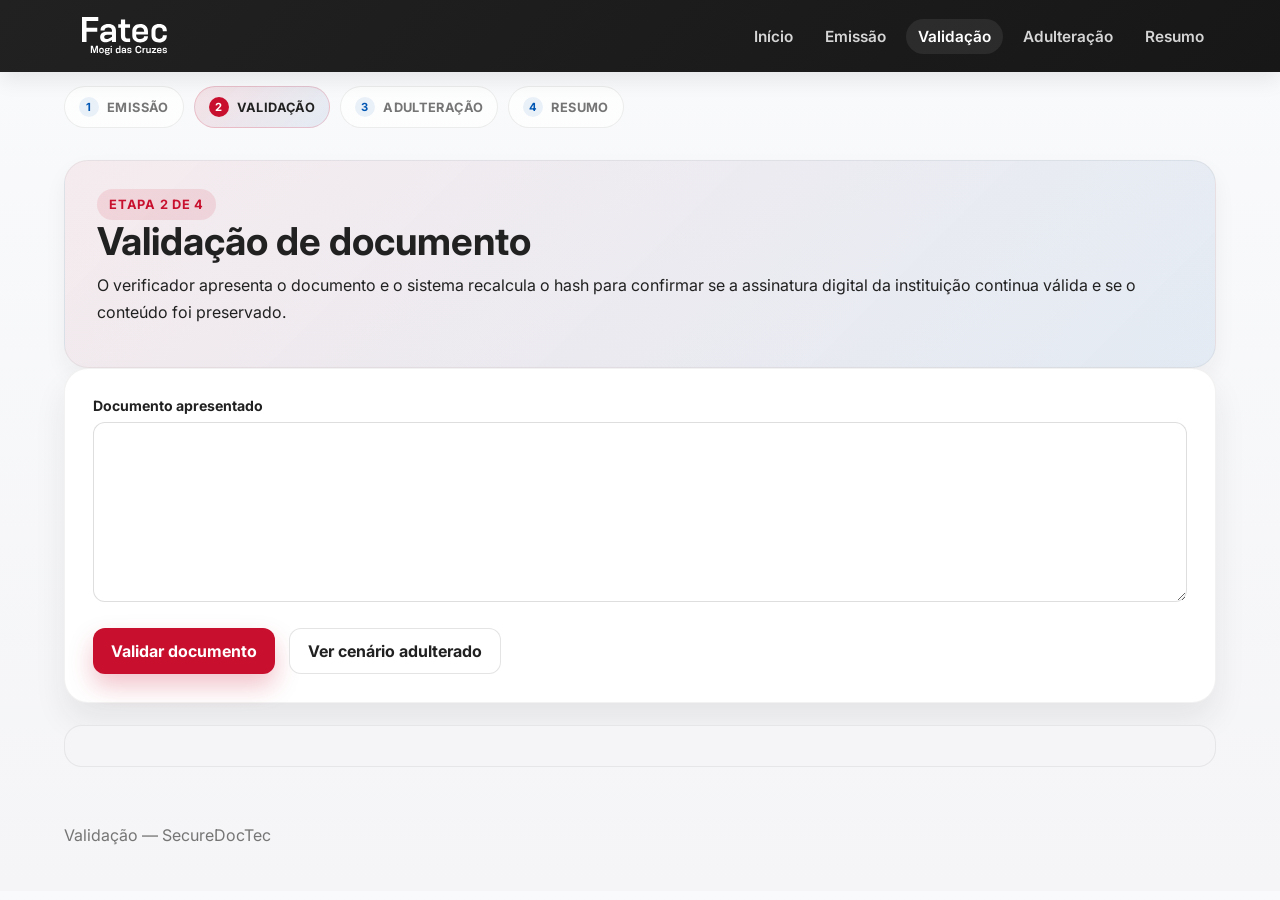
<file: securedoctec/proto/validacao.html>
<!DOCTYPE html>
<html lang="pt-BR">
  <head>
    <meta charset="UTF-8" />
    <meta name="viewport" content="width=device-width, initial-scale=1.0" />
    <title>SecureDocTec | Validação</title>
    <link rel="preconnect" href="https://fonts.googleapis.com" />
    <link rel="preconnect" href="https://fonts.gstatic.com" crossorigin />
    <link href="https://fonts.googleapis.com/css2?family=Inter:wght@400;500;600;700;800&family=JetBrains+Mono:wght@400;500;700&display=swap" rel="stylesheet" />
    <link rel="stylesheet" href="styles.css" />
    <script defer src="app.js"></script>
  </head>
  <body>
    <header class="topbar">
      <div class="container">
        <div class="brand">
          <div class="brand-mark">
            <img src="assets/logo_fatec_branco.svg" alt="Logo da FATEC" />
          </div>
        </div>
        <nav class="nav" aria-label="Navegação principal">
          <a href="index.html">Início</a>
          <a href="emissao.html">Emissão</a>
          <a class="active" href="validacao.html">Validação</a>
          <a href="adulteracao.html">Adulteração</a>
          <a href="resumo.html">Resumo</a>
        </nav>
      </div>
    </header>

    <div class="container">
      <div class="journey-strip" aria-label="Jornada do usuário">
        <span class="journey-step" data-number="1">Emissão</span>
        <span class="journey-step current" data-number="2">Validação</span>
        <span class="journey-step" data-number="3">Adulteração</span>
        <span class="journey-step" data-number="4">Resumo</span>
      </div>
    </div>

    <main class="section">
      <div class="container">
        <div class="page-intro-header">
          <span class="eyebrow">Etapa 2 de 4</span>
          <h2>Validação de documento</h2>
          <p>O verificador apresenta o documento e o sistema recalcula o hash para confirmar se a assinatura digital da instituição continua válida e se o conteúdo foi preservado.</p>
        </div>

        <div class="form-card">
          <form id="validation-form">
            <div class="field full">
              <label for="presentedText">Documento apresentado</label>
              <textarea id="presentedText" name="presentedText"></textarea>
            </div>
            <div class="hero-actions">
              <button class="button button-primary" type="submit">Validar documento</button>
              <a class="button button-secondary" href="adulteracao.html">Ver cenário adulterado</a>
            </div>
          </form>
        </div>

        <div id="validation-output" class="output-panel"></div>
      </div>
    </main>

    <div id="toast" class="status-box" style="position: fixed; right: 20px; bottom: 20px; opacity: 0; transition: opacity 0.2s ease; z-index: 500; min-width: 260px; background: #fff; color: var(--fatec-gray); box-shadow: var(--shadow);"></div>

    <footer class="footer">
      <div class="container">Validação — SecureDocTec</div>
    </footer>
  </body>
</html>
</file>
<file: securedoctec/proto/styles.css>
:root {
  --fatec-red: #C8102E;
  --fatec-red-dark: #9d0b23;
  --fatec-gray: #212121;
  --fatec-gray-2: #757575;
  --fatec-ice: #F5F5F7;
  --fatec-blue: #0056B3;
  --success: #1f8a4c;
  --danger: #b42318;
  --warning: #d97706;
  --white: #ffffff;
  --shadow: 0 18px 32px rgba(33, 33, 33, 0.08);
  --shadow-soft: 0 10px 22px rgba(33, 33, 33, 0.05);
  --border: rgba(33, 33, 33, 0.08);
}

* { box-sizing: border-box; }

html { scroll-behavior: smooth; }

body {
  margin: 0;
  font-family: 'Inter', 'Segoe UI', sans-serif;
  background: linear-gradient(180deg, #f9fafb 0%, var(--fatec-ice) 100%);
  color: var(--fatec-gray);
}

img { max-width: 100%; display: block; }

a {
  color: var(--fatec-blue);
  text-decoration: none;
}

button, input, textarea, select {
  font: inherit;
}

.container {
  max-width: 1200px;
  margin: 0 auto;
  padding: 0 24px;
}

.topbar {
  background: linear-gradient(135deg, var(--fatec-gray) 0%, #171717 100%);
  color: #fff;
  position: sticky;
  top: 0;
  z-index: 20;
  box-shadow: 0 8px 20px rgba(0, 0, 0, 0.08);
}

.topbar .container {
  display: flex;
  align-items: center;
  justify-content: space-between;
  gap: 18px;
  min-height: 72px;
}

.brand {
  display: flex;
  align-items: center;
  gap: 12px;
  font-weight: 700;
  letter-spacing: 0.04em;
  min-width: 0;
}

.brand-mark {
  width: 120px;
  display: flex;
  align-items: center;
  justify-content: center;
}

.brand-mark img {
  display: block;
  width: 100%;
  height: auto;
  max-height: 38px;
  object-fit: contain;
  filter: brightness(0) invert(1);
}

.nav {
  display: flex;
  flex-wrap: wrap;
  gap: 8px;
  align-items: center;
}

.nav a {
  color: rgba(255,255,255,0.82);
  font-size: 0.96rem;
  font-weight: 600;
  padding: 8px 12px;
  border-radius: 999px;
  transition: background 0.2s ease, color 0.2s ease;
}

.nav a.active,
.nav a:hover {
  color: #fff;
  background: rgba(255,255,255,0.08);
}

.journey-strip {
  display: flex;
  flex-wrap: wrap;
  align-items: center;
  gap: 10px;
  padding: 14px 0 0;
}

.journey-step {
  display: inline-flex;
  align-items: center;
  gap: 8px;
  padding: 10px 14px;
  border-radius: 999px;
  border: 1px solid var(--border);
  background: rgba(255,255,255,0.7);
  color: var(--fatec-gray-2);
  font-size: 0.8rem;
  font-weight: 700;
  letter-spacing: 0.03em;
  text-transform: uppercase;
}

.journey-step::before {
  content: attr(data-number);
  display: inline-flex;
  align-items: center;
  justify-content: center;
  width: 20px;
  height: 20px;
  border-radius: 50%;
  background: rgba(0,86,179,0.08);
  color: var(--fatec-blue);
  font-size: 0.7rem;
}

.journey-step.current {
  background: linear-gradient(135deg, rgba(200,16,46,0.1), rgba(0,86,179,0.08));
  border-color: rgba(200,16,46,0.18);
  color: var(--fatec-gray);
}

.journey-step.current::before {
  background: var(--fatec-red);
  color: var(--white);
}

.hero {
  padding: 56px 0 28px;
  background: linear-gradient(180deg, #fff 0%, var(--fatec-ice) 100%);
}

.hero-card {
  background: linear-gradient(135deg, rgba(200,16,46,0.06), rgba(0,86,179,0.08));
  border: 1px solid rgba(33,33,33,0.06);
  border-radius: 28px;
  padding: 36px;
  box-shadow: var(--shadow);
}

.hero-grid {
  display: grid;
  grid-template-columns: 1.3fr 0.7fr;
  gap: 28px;
  align-items: center;
}

.kicker,
.eyebrow {
  display: inline-flex;
  align-items: center;
  background: rgba(200,16,46,0.1);
  color: var(--fatec-red);
  font-weight: 700;
  border-radius: 999px;
  padding: 8px 12px;
  font-size: 0.8rem;
  letter-spacing: 0.06em;
  text-transform: uppercase;
}

.page-intro {
  padding: 32px 0 24px;
}

.page-intro-header {
  background: linear-gradient(135deg, rgba(200,16,46,0.06), rgba(0,86,179,0.08));
  border: 1px solid rgba(33,33,33,0.06);
  border-radius: 24px;
  padding: 28px 32px;
  box-shadow: var(--shadow-soft);
}

.page-intro-header h2 {
  margin-bottom: 10px;
}

h1, h2, h3 {
  margin: 0 0 16px;
  line-height: 1.1;
}

h1 {
  font-size: clamp(2.2rem, 4vw, 4rem);
}

h2 {
  font-size: clamp(1.8rem, 3vw, 2.6rem);
}

p {
  margin: 0 0 12px;
  line-height: 1.7;
  color: var(--fatec-gray);
}

.lead {
  font-size: 1.08rem;
  max-width: 60ch;
}

.story-grid {
  display: grid;
  grid-template-columns: repeat(3, minmax(0, 1fr));
  gap: 18px;
  margin-top: 24px;
}

.story-card {
  background: rgba(255,255,255,0.86);
  border: 1px solid var(--border);
  border-radius: 22px;
  padding: 22px 20px;
  box-shadow: var(--shadow-soft);
}

.story-card .step-number {
  display: inline-flex;
  align-items: center;
  justify-content: center;
  width: 42px;
  height: 42px;
  border-radius: 12px;
  background: rgba(200,16,46,0.08);
  color: var(--fatec-red);
  font-weight: 800;
  margin-bottom: 18px;
}

.story-card h3 {
  margin-bottom: 8px;
}

.hero-actions {
  display: flex;
  flex-wrap: wrap;
  gap: 14px;
  margin-top: 26px;
}

.button,
button {
  border: none;
  border-radius: 12px;
  padding: 12px 18px;
  font-weight: 700;
  cursor: pointer;
  transition: transform 0.18s ease, box-shadow 0.18s ease;
}

.button:hover,
button:hover {
  transform: translateY(-1px);
}

.button-primary {
  background: var(--fatec-red);
  color: white;
  box-shadow: 0 12px 24px rgba(200,16,46,0.25);
}

.button-secondary {
  background: #fff;
  border: 1px solid rgba(33,33,33,0.12);
  color: var(--fatec-gray);
}

.button-ghost {
  background: rgba(0,86,179,0.08);
  color: var(--fatec-blue);
}

.badge-panel {
  background: white;
  border-radius: 24px;
  border: 1px solid rgba(33,33,33,0.07);
  padding: 24px;
  box-shadow: var(--shadow);
  min-width: 0;
  width: 440px;
  max-width: 100%;
}

.hero-visual {
  display: flex;
  flex-direction: column;
  gap: 16px;
}

.hero-visual img {
  width: 100%;
  border-radius: 18px;
  box-shadow: var(--shadow);
  object-fit: cover;
  min-height: 220px;
}

.badge-grid {
  display: grid;
  grid-template-columns: repeat(2, minmax(0, 1fr));
  gap: 14px;
  margin-top: 18px;
}

.badge {
  background: var(--fatec-ice);
  border: 1px solid rgba(33,33,33,0.06);
  border-radius: 16px;
  padding: 16px;
  min-width: 0;
  display: flex;
  flex-direction: column;
  justify-content: space-between;
  min-height: 108px;
  color: var(--fatec-gray);
  line-height: 1.4;
  overflow-wrap: anywhere;
}

.badge strong {
  display: block;
  font-size: 1rem;
  line-height: 1.3;
  margin-bottom: 6px;
  overflow-wrap: anywhere;
}

.section {
  padding: 32px 0;
}

.section-header {
  margin-bottom: 22px;
}

.card-grid {
  display: grid;
  grid-template-columns: repeat(3, minmax(0, 1fr));
  gap: 18px;
}

.card {
  background: white;
  border-radius: 20px;
  padding: 24px;
  border: 1px solid rgba(33,33,33,0.06);
  box-shadow: var(--shadow);
}

.card ul {
  padding-left: 20px;
  margin: 0;
  color: var(--fatec-gray);
  line-height: 1.9;
}

.form-card {
  background: white;
  border-radius: 24px;
  padding: 28px;
  border: 1px solid rgba(33,33,33,0.06);
  box-shadow: var(--shadow);
}

.form-grid {
  display: grid;
  grid-template-columns: repeat(2, minmax(0, 1fr));
  gap: 18px;
  margin-top: 18px;
}

.field {
  display: flex;
  flex-direction: column;
  gap: 8px;
}

.field.full {
  grid-column: 1 / -1;
}

label {
  font-size: 0.88rem;
  font-weight: 700;
  color: var(--fatec-gray);
}

input, select, textarea {
  width: 100%;
  border: 1px solid rgba(33,33,33,0.15);
  border-radius: 12px;
  background: #fff;
  color: var(--fatec-gray);
  padding: 12px 14px;
  resize: vertical;
  min-height: 46px;
}

textarea {
  min-height: 180px;
  font-family: 'JetBrains Mono', 'Fira Code', monospace;
}

.output-panel {
  margin-top: 22px;
  padding: 20px;
  border-radius: 18px;
  background: var(--fatec-ice);
  border: 1px solid rgba(33,33,33,0.07);
}

.output-panel h3 {
  margin-bottom: 10px;
}

.status-box {
  padding: 16px 18px;
  border-radius: 14px;
  margin-top: 16px;
  font-weight: 700;
  border: 1px solid transparent;
}

.status-valid {
  background: rgba(31,138,76,0.1);
  color: var(--success);
  border-color: rgba(31,138,76,0.2);
}

.status-invalid {
  background: rgba(180,35,24,0.08);
  color: var(--danger);
  border-color: rgba(180,35,24,0.2);
}

.toast {
  border-radius: 12px;
  font-weight: 700;
  padding: 12px 16px;
}

.toast.success {
  background: rgba(31,138,76,0.1);
  color: var(--success);
  border: 1px solid rgba(31,138,76,0.2);
}

.toast.danger {
  background: rgba(180,35,24,0.08);
  color: var(--danger);
  border: 1px solid rgba(180,35,24,0.2);
}

.toast.warning {
  background: rgba(217,119,6,0.08);
  color: var(--warning);
  border: 1px solid rgba(217,119,6,0.2);
}

.code-block {
  background: #111827;
  color: #e5e7eb;
  border-radius: 14px;
  padding: 16px;
  margin-top: 14px;
  overflow: auto;
  font-family: 'JetBrains Mono', 'Fira Code', monospace;
  font-size: 0.85rem;
  line-height: 1.6;
  white-space: pre-wrap;
}

.metrics {
  display: grid;
  grid-template-columns: repeat(4, minmax(0, 1fr));
  gap: 16px;
  margin-top: 22px;
}

.metric {
  background: white;
  border: 1px solid rgba(33,33,33,0.07);
  border-radius: 18px;
  padding: 18px;
}

.metric strong {
  display: block;
  font-size: 1.5rem;
  margin-bottom: 10px;
}

.metric span {
  color: var(--fatec-gray-2);
}

.footer {
  padding: 26px 0 46px;
  color: var(--fatec-gray-2);
}

@media (max-width: 900px) {
  .hero-grid,
  .card-grid,
  .story-grid,
  .metrics,
  .form-grid {
    grid-template-columns: 1fr;
  }

  .topbar .container {
    flex-direction: column;
    justify-content: center;
    padding-top: 12px;
    padding-bottom: 12px;
  }

  .nav {
    justify-content: center;
  }
}
</file>
<file: securedoctec/slides/styles.css>
:root {
  --fatec-red: #c8102e;
  --fatec-red-dark: #921628;
  --fatec-gray: #212121;
  --fatec-gray-2: #757575;
  --fatec-ice: #f5f5f7;
  --fatec-blue: #0056b3;
  --success: #1f8a4c;
  --danger: #b42318;
  --warning: #d97706;
  --white: #ffffff;
  --shadow: 0 16px 36px rgba(33, 33, 33, 0.12);
  --radius-lg: 28px;
  --radius-md: 18px;
  --radius-sm: 12px;
}

* {
  box-sizing: border-box;
}

html {
  scroll-behavior: smooth;
}

body {
  margin: 0;
  min-height: 100vh;
  font-family: 'Inter', 'Segoe UI', sans-serif;
  background: linear-gradient(180deg, #f8f8fa 0%, #eef2f7 100%);
  color: var(--fatec-gray);
}

img {
  max-width: 100%;
  display: block;
}

button,
a {
  font: inherit;
}

button {
  cursor: pointer;
}

.deck-shell {
  max-width: 1360px;
  margin: 0 auto;
  min-height: 100vh;
  padding: 28px 18px 18px;
  display: flex;
  flex-direction: column;
  gap: 16px;
}

.deck-header {
  display: flex;
  align-items: center;
  justify-content: space-between;
  gap: 16px;
  background: linear-gradient(135deg, var(--fatec-gray) 0%, #171717 100%);
  color: var(--white);
  border-radius: var(--radius-lg);
  padding: 18px 24px;
  box-shadow: var(--shadow);
}

.brand-block {
  display: flex;
  align-items: center;
  gap: 14px;
}

.brand-logo {
  width: clamp(110px, 11vw, 150px);
  height: auto;
  filter: brightness(0) invert(1);
}

.secondary-brand {
  width: clamp(90px, 8vw, 120px);
  opacity: 0.95;
}

.eyebrow {
  font-size: 0.7rem;
  letter-spacing: 0.08em;
  text-transform: uppercase;
  color: rgba(255, 255, 255, 0.7);
}

.brand-name {
  font-size: clamp(1.2rem, 2vw, 1.8rem);
  font-weight: 800;
  letter-spacing: 0.02em;
}

.deck-status {
  display: flex;
  align-items: center;
  justify-content: flex-end;
  gap: 12px;
  font-size: 0.84rem;
  font-weight: 700;
  letter-spacing: 0.05em;
  text-transform: uppercase;
  color: rgba(255, 255, 255, 0.8);
}

.deck-pill {
  display: inline-flex;
  align-items: center;
  padding: 7px 10px;
  border-radius: 999px;
  background: rgba(255, 255, 255, 0.08);
  border: 1px solid rgba(255, 255, 255, 0.12);
  color: rgba(255, 255, 255, 0.88);
}

.deck {
  position: relative;
  flex: 1;
  background: rgba(255, 255, 255, 0.75);
  border: 1px solid rgba(33, 33, 33, 0.06);
  border-radius: var(--radius-lg);
  box-shadow: var(--shadow);
  overflow: hidden;
}

.slide {
  display: none;
  min-height: 720px;
  width: 100%;
  padding: 38px clamp(18px, 4vw, 52px) 24px;
  background: linear-gradient(180deg, rgba(255,255,255,0.92), rgba(245,245,247,0.98));
}

.slide.active {
  display: block;
}

.slide-content {
  max-width: 1180px;
  margin: 0 auto;
}

.hero-grid,
.two-col,
.three-col,
.metrics-grid,
.demo-grid {
  display: grid;
  gap: 24px;
}

.hero-grid {
  grid-template-columns: 1.15fr 0.85fr;
  align-items: center;
}

.two-col {
  grid-template-columns: repeat(2, minmax(0, 1fr));
}

.three-col {
  grid-template-columns: repeat(3, minmax(0, 1fr));
  margin-top: 24px;
}

.metrics-grid {
  grid-template-columns: repeat(3, minmax(0, 1fr));
  margin-top: 24px;
}

.demo-grid {
  grid-template-columns: repeat(2, minmax(0, 1fr));
  margin-top: 24px;
}

.kicker {
  display: inline-block;
  background: rgba(200, 16, 46, 0.1);
  border-radius: 999px;
  padding: 8px 14px;
  color: var(--fatec-red);
  font-weight: 700;
  font-size: 0.74rem;
  letter-spacing: 0.08em;
  text-transform: uppercase;
  margin-bottom: 18px;
}

h1,
h2,
h3,
p,
ul,
li {
  margin-top: 0;
}

h1 {
  font-size: clamp(2.6rem, 5vw, 5rem);
  line-height: 0.96;
  margin-bottom: 22px;
  letter-spacing: -0.05em;
}

h2 {
  font-size: clamp(2.1rem, 4vw, 3.4rem);
  line-height: 1.08;
  margin-bottom: 20px;
  letter-spacing: -0.04em;
}

h3 {
  font-size: 1.25rem;
  margin-bottom: 12px;
}

p,
li,
td,
th {
  font-size: 1.02rem;
  line-height: 1.7;
}

.lead {
  font-size: clamp(1.05rem, 1.7vw, 1.45rem);
  line-height: 1.7;
  color: var(--fatec-gray);
  max-width: 64ch;
}

.card,
.panel,
.metric-card,
.demo-card {
  background: rgba(255, 255, 255, 0.86);
  border: 1px solid rgba(33, 33, 33, 0.08);
  border-radius: var(--radius-md);
  padding: 22px 20px;
  box-shadow: 0 12px 24px rgba(33, 33, 33, 0.04);
}

.accent-panel {
  background: linear-gradient(180deg, rgba(0, 86, 179, 0.06), rgba(255, 255, 255, 0.9));
}

ul {
  padding-left: 1.15rem;
  margin-bottom: 0;
}

li + li {
  margin-top: 0.7rem;
}

.metric-card {
  position: relative;
  overflow: hidden;
}

.metric-card .icon {
  display: inline-flex;
  align-items: center;
  justify-content: center;
  width: 48px;
  height: 48px;
  border-radius: 14px;
  background: rgba(200, 16, 46, 0.1);
  color: var(--fatec-red);
  font-weight: 800;
  font-family: 'JetBrains Mono', 'SFMono-Regular', monospace;
  margin-bottom: 12px;
}

.hero-visual {
  display: flex;
  flex-direction: column;
  gap: 18px;
}

.hero-visual img {
  width: 100%;
  min-height: 350px;
  object-fit: cover;
  border-radius: var(--radius-md);
  box-shadow: var(--shadow);
}

.member-box {
  background: rgba(255, 255, 255, 0.86);
  border: 1px solid rgba(33, 33, 33, 0.08);
  border-radius: 18px;
  padding: 16px 18px;
  box-shadow: 0 12px 24px rgba(33, 33, 33, 0.05);
}

.member-box__label {
  display: inline-block;
  margin-bottom: 10px;
  color: var(--fatec-red);
  font-size: 0.76rem;
  font-weight: 800;
  letter-spacing: 0.08em;
  text-transform: uppercase;
}

.member-box__list {
  display: grid;
  gap: 6px;
  font-size: 0.98rem;
  font-weight: 600;
}

.mini-metrics {
  display: grid;
  grid-template-columns: repeat(3, minmax(0, 1fr));
  gap: 12px;
}

.mini-metrics div {
  background: rgba(33, 33, 33, 0.03);
  border-radius: 14px;
  padding: 12px 10px;
  display: flex;
  flex-direction: column;
  gap: 6px;
  min-height: 92px;
}

.mini-metrics strong,
.metric-card h3,
.card h3 {
  font-weight: 700;
}

.mini-metrics span {
  color: var(--fatec-gray-2);
  font-size: 0.88rem;
}

.stacked-panels {
  display: grid;
  grid-template-columns: repeat(3, minmax(0, 1fr));
  gap: 20px;
  margin-top: 16px;
}

.flow-diagram {
  display: flex;
  align-items: center;
  justify-content: center;
  flex-wrap: wrap;
  gap: 12px;
  margin: 18px 0 28px;
}

.flow-node {
  background: linear-gradient(135deg, var(--fatec-red) 0%, var(--fatec-red-dark) 100%);
  color: var(--white);
  border-radius: 999px;
  padding: 12px 20px;
  font-weight: 700;
  min-width: 130px;
  text-align: center;
}

.flow-arrow {
  font-size: 1.6rem;
  color: var(--fatec-blue);
  font-weight: 700;
}

.table-wrap {
  overflow-x: auto;
  margin-top: 16px;
}

table {
  width: 100%;
  border-collapse: collapse;
  background: rgba(255,255,255,0.9);
  border: 1px solid rgba(33,33,33,0.08);
  border-radius: 20px;
  overflow: hidden;
}

th,
td {
  text-align: left;
  padding: 16px 18px;
  border-bottom: 1px solid rgba(33, 33, 33, 0.08);
}

th {
  background: rgba(200, 16, 46, 0.06);
  font-weight: 700;
}

.demo-card {
  padding: 26px 20px;
  border-radius: 20px;
}

.demo-card.valid {
  background: linear-gradient(180deg, rgba(31, 138, 76, 0.08), rgba(255,255,255,0.9));
  border-color: rgba(31, 138, 76, 0.15);
}

.demo-card.invalid {
  background: linear-gradient(180deg, rgba(180, 35, 24, 0.08), rgba(255,255,255,0.9));
  border-color: rgba(180, 35, 24, 0.15);
}

.team-grid {
  display: grid;
  grid-template-columns: repeat(2, minmax(0, 1fr));
  gap: 20px;
  margin-top: 18px;
}

.member-card {
  background: rgba(255, 255, 255, 0.9);
  border: 1px solid rgba(33, 33, 33, 0.08);
  border-radius: 18px;
  padding: 24px 20px;
  box-shadow: 0 12px 24px rgba(33, 33, 33, 0.04);
}

.member-role {
  display: inline-block;
  margin-bottom: 10px;
  color: var(--fatec-red);
  font-size: 0.76rem;
  font-weight: 800;
  letter-spacing: 0.08em;
  text-transform: uppercase;
}

.demo-card span {
  display: inline-flex;
  margin-top: 10px;
  font-weight: 800;
  letter-spacing: 0.04em;
}

.valid span {
  color: var(--success);
}

.invalid span {
  color: var(--danger);
}

.center-text {
  display: flex;
  flex-direction: column;
  align-items: center;
  justify-content: center;
  text-align: center;
  height: 100%;
}

.story-highlights {
  display: grid;
  grid-template-columns: repeat(3, minmax(0, 1fr));
  gap: 14px;
  margin-top: 24px;
}

.story-highlights div {
  background: rgba(255, 255, 255, 0.75);
  border: 1px solid rgba(33, 33, 33, 0.08);
  border-radius: 16px;
  padding: 14px 16px;
  box-shadow: 0 12px 22px rgba(33, 33, 33, 0.04);
}

.story-highlights span {
  display: block;
  color: var(--fatec-red);
  font-size: 0.72rem;
  font-weight: 800;
  letter-spacing: 0.08em;
  text-transform: uppercase;
  margin-bottom: 8px;
}

.story-highlights strong {
  font-size: 1rem;
}

.cta-row {
  display: flex;
  gap: 14px;
  flex-wrap: wrap;
  margin-top: 22px;
}

.cta-row.center {
  justify-content: center;
}

.responsible-tag {
  display: inline-flex;
  align-items: center;
  justify-content: center;
  margin: 18px auto 0;
  padding: 8px 14px;
  border-radius: 999px;
  background: rgba(0, 86, 179, 0.08);
  color: var(--fatec-blue);
  font-size: 0.8rem;
  font-weight: 700;
  letter-spacing: 0.04em;
  text-transform: uppercase;
}

.button {
  border: none;
  border-radius: 12px;
  padding: 12px 18px;
  font-weight: 700;
  transition: transform 0.18s ease, box-shadow 0.18s ease;
  text-decoration: none;
  display: inline-flex;
  align-items: center;
  justify-content: center;
}

.button:hover,
.nav-button:hover {
  transform: translateY(-1px);
}

.button-primary {
  background: linear-gradient(135deg, var(--fatec-red) 0%, #a20d2a 100%);
  color: var(--white);
  box-shadow: 0 10px 20px rgba(200, 16, 46, 0.25);
}

.button-secondary {
  background: var(--white);
  border: 1px solid rgba(33,33,33,0.12);
  color: var(--fatec-gray);
}

.deck-footer {
  display: flex;
  align-items: center;
  gap: 16px;
  background: rgba(255,255,255,0.9);
  border: 1px solid rgba(33,33,33,0.06);
  border-radius: var(--radius-lg);
  box-shadow: var(--shadow);
  padding: 14px 16px;
}

.nav-button {
  border: none;
  border-radius: 12px;
  padding: 10px 16px;
  background: rgba(33,33,33,0.06);
  color: var(--fatec-gray);
  font-weight: 700;
}

.nav-button.primary {
  background: linear-gradient(135deg, var(--fatec-red) 0%, #a20d2a 100%);
  color: var(--white);
}

.progress-bar {
  flex: 1;
  height: 10px;
  background: rgba(33,33,33,0.08);
  border-radius: 999px;
  overflow: hidden;
}

.progress-bar span {
  display: block;
  height: 100%;
  width: 14.28%;
  background: linear-gradient(90deg, var(--fatec-red) 0%, var(--fatec-blue) 100%);
  border-radius: inherit;
  transition: width 0.22s ease;
}

@media (max-width: 900px) {
  .hero-grid,
  .two-col,
  .three-col,
  .metrics-grid,
  .demo-grid,
  .stacked-panels {
    grid-template-columns: 1fr;
  }

  .slide {
    min-height: auto;
  }

  .deck-header {
    flex-direction: column;
    align-items: flex-start;
  }
}
</file>
